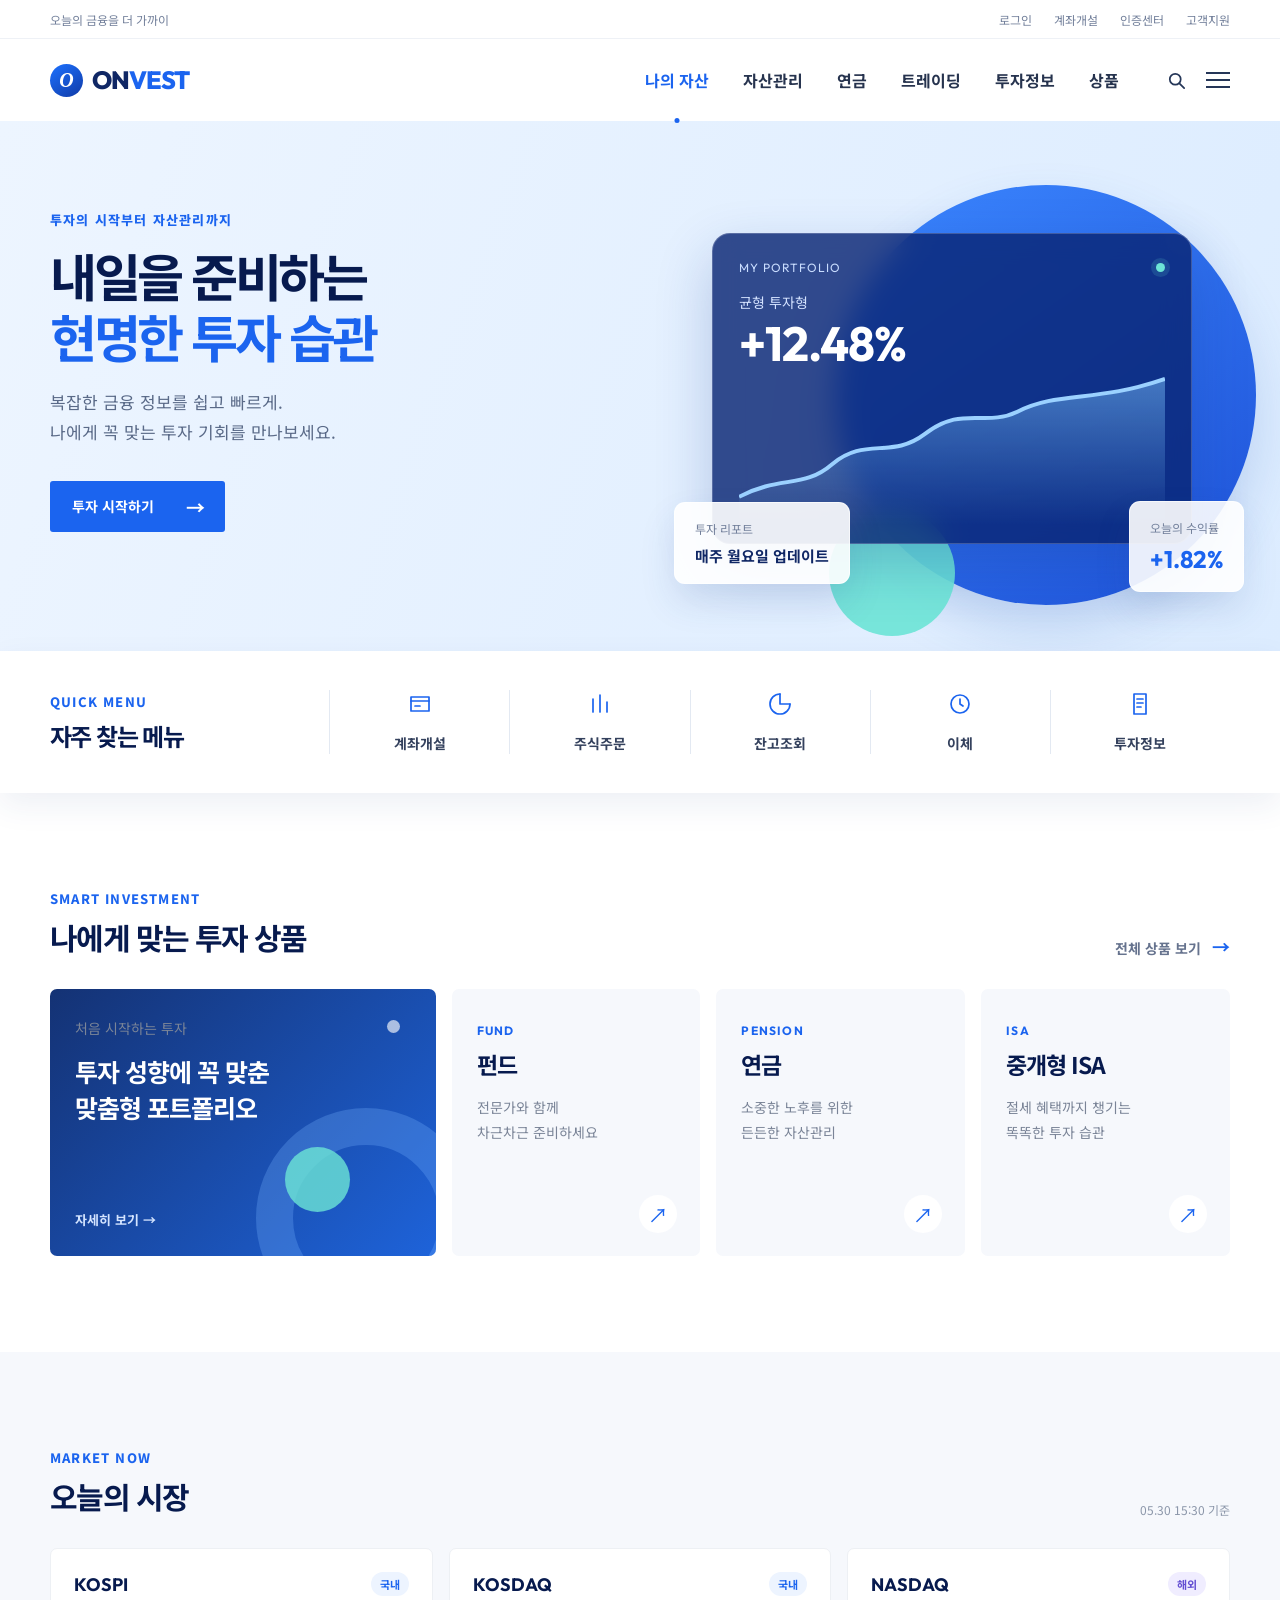
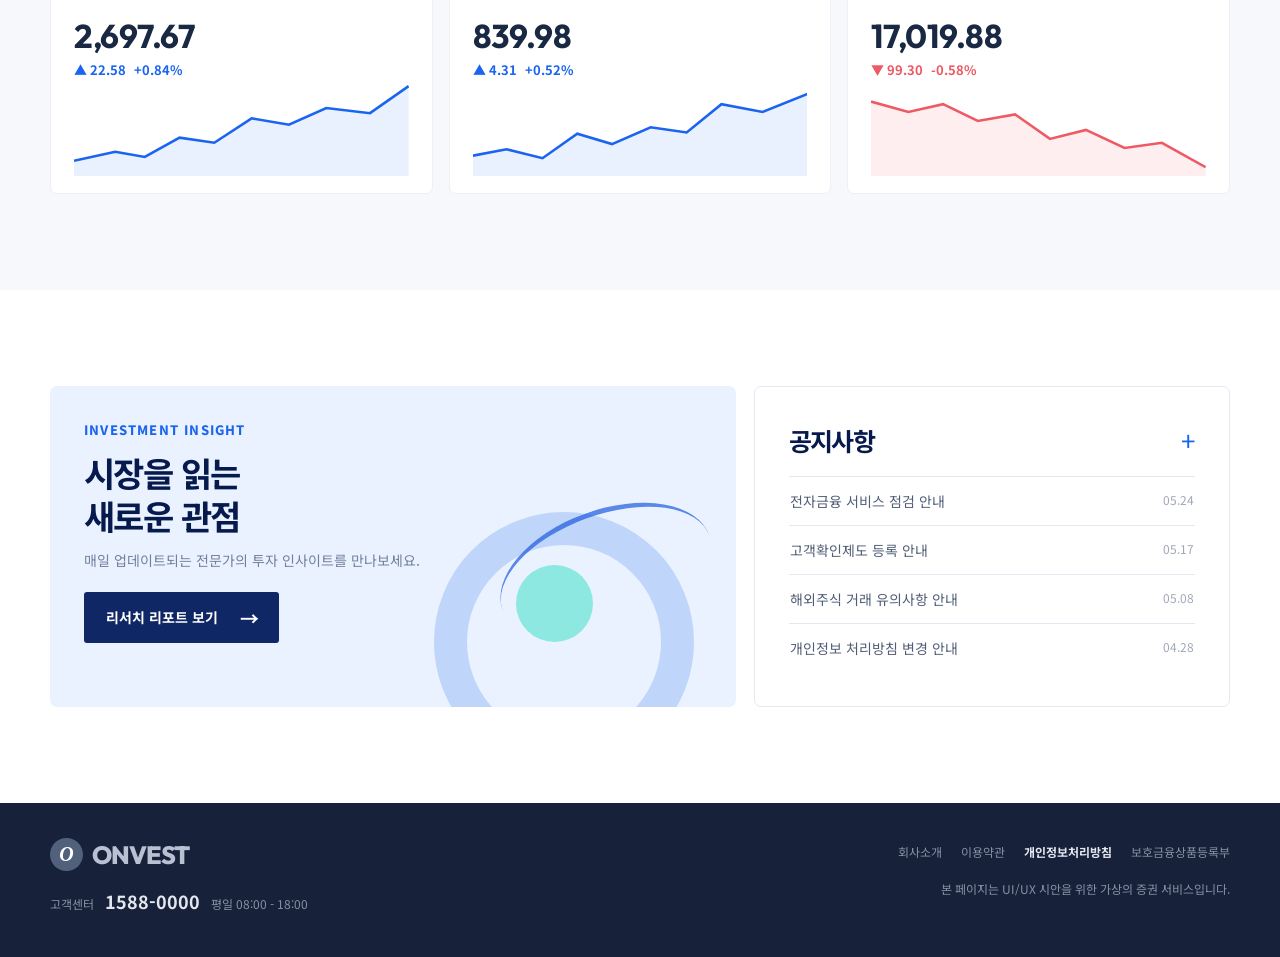
<file: w2/index.html>
<!--
  Created : 2026-07-25
  Author : 양현우
  Descript : ONVEST 메인
  WR : WR0101-DP1 (신규생성)
       WR0101-DP2 계좌개설 기능 구현
       WR0201-DP1 자산관리 화면 추가
-->
<!DOCTYPE html>
<html lang="ko">
  <head>
    <meta charset="UTF-8" />
    <meta name="viewport" content="width=device-width, initial-scale=1.0" />
    <title>ONVEST | 나를 위한 투자</title>
    <meta
      name="description"
      content="투자 현황, 시장 지표, 금융 상품을 한눈에 살펴보는 ONVEST 증권 메인 페이지"
    />
    <link rel="icon" type="image/svg+xml" href="favicon.svg" />
    <link rel="stylesheet" href="styles.css" />
    <script src="Logger.js" defer></script>
    <script src="script.js" defer></script>
  </head>
  <body>
    <header class="site-header">
      <div class="utility">
        <div class="shell utility-inner">
          <p>오늘의 금융을 더 가까이</p>
          <nav aria-label="유틸리티 메뉴">
            <a href="#">로그인</a>
            <a href="#">계좌개설</a>
            <a href="#">인증센터</a>
            <a href="#">고객지원</a>
          </nav>
        </div>
      </div>

      <div class="shell main-header">
        <a class="logo" href="#" aria-label="ONVEST 홈">
          <span class="logo-mark">O</span>
          <span class="logo-name">ON<span>VEST</span></span>
        </a>
        <nav class="gnb" aria-label="주요 메뉴">
          <a class="active" href="index.html">나의 자산</a>
          <a href="wealth-management.html">자산관리</a>
          <a href="retirement-assets.html">연금</a>
          <a href="#">트레이딩</a>
          <a href="#">투자정보</a>
          <a href="#">상품</a>
        </nav>
        <div class="header-actions">
          <button class="icon-button" type="button" aria-label="검색">
            <svg viewBox="0 0 24 24" aria-hidden="true">
              <circle cx="10.7" cy="10.7" r="5.7"></circle>
              <path d="m15 15 5 5"></path>
            </svg>
          </button>
          <button class="menu-button" type="button" aria-label="전체 메뉴">
            <span></span><span></span><span></span>
          </button>
        </div>
      </div>
    </header>

    <main>
      <section class="hero">
        <div class="shell hero-grid">
          <div class="hero-copy">
            <p class="eyebrow">투자의 시작부터 자산관리까지</p>
            <h1>
              내일을 준비하는<br />
              <strong>현명한 투자 습관</strong>
            </h1>
            <p class="hero-description">
              복잡한 금융 정보를 쉽고 빠르게.<br />
              나에게 꼭 맞는 투자 기회를 만나보세요.
            </p>
            <a class="primary-button" href="#">투자 시작하기 <span>→</span></a>
          </div>

          <div class="hero-visual" aria-hidden="true">
            <div class="orb orb-one"></div>
            <div class="orb orb-two"></div>
            <div class="chart-card">
              <div class="chart-card-top">
                <span>MY PORTFOLIO</span>
                <span class="chart-dot"></span>
              </div>
              <p>균형 투자형</p>
              <strong>+12.48%</strong>
              <svg class="line-chart" viewBox="0 0 430 150">
                <defs>
                  <linearGradient id="chart-fill" x1="0" x2="0" y1="0" y2="1">
                    <stop offset="0%" stop-color="#7ec5ff" stop-opacity=".48" />
                    <stop offset="100%" stop-color="#7ec5ff" stop-opacity="0" />
                  </linearGradient>
                </defs>
                <path
                  class="chart-fill"
                  d="M0 122 C42 100 65 114 94 89 C127 61 154 84 187 59 C225 29 248 52 281 36 C322 15 361 27 430 3 L430 150 L0 150 Z"
                />
                <path
                  class="chart-line"
                  d="M0 122 C42 100 65 114 94 89 C127 61 154 84 187 59 C225 29 248 52 281 36 C322 15 361 27 430 3"
                />
              </svg>
            </div>
            <div class="mini-card mini-card-left">
              <span>투자 리포트</span>
              <strong>매주 월요일 업데이트</strong>
            </div>
            <div class="mini-card mini-card-right">
              <span>오늘의 수익률</span>
              <strong>+1.82%</strong>
            </div>
          </div>
        </div>
      </section>

      <section class="quick-access">
        <div class="shell quick-grid">
          <div class="quick-intro">
            <p class="section-kicker">QUICK MENU</p>
            <h2>자주 찾는 메뉴</h2>
          </div>
          <a class="quick-item" href="javascript:createAcct()">
            <span class="quick-icon">
              <svg viewBox="0 0 28 28" aria-hidden="true">
                <path d="M5 7h18v14H5z"></path>
                <path d="M5 11h18M9 16h5"></path>
              </svg>
            </span>
            <span>계좌개설</span>
          </a>
          <a class="quick-item" href="#">
            <span class="quick-icon">
              <svg viewBox="0 0 28 28" aria-hidden="true">
                <path d="M7 22V9m7 13V5m7 17V12"></path>
              </svg>
            </span>
            <span>주식주문</span>
          </a>
          <a class="quick-item" href="#">
            <span class="quick-icon">
              <svg viewBox="0 0 28 28" aria-hidden="true">
                <path d="M14 4a10 10 0 1 0 10 10"></path>
                <path d="M14 4v10h10"></path>
              </svg>
            </span>
            <span>잔고조회</span>
          </a>
          <a class="quick-item" href="#">
            <span class="quick-icon">
              <svg viewBox="0 0 28 28" aria-hidden="true">
                <path d="M14 23a9 9 0 1 0 0-18 9 9 0 0 0 0 18Z"></path>
                <path d="M14 9v5l3 2"></path>
              </svg>
            </span>
            <span>이체</span>
          </a>
          <a class="quick-item" href="#">
            <span class="quick-icon">
              <svg viewBox="0 0 28 28" aria-hidden="true">
                <path d="M8 4h12v20H8z"></path>
                <path d="M11 9h6m-6 4h6m-6 4h4"></path>
              </svg>
            </span>
            <span>투자정보</span>
          </a>
        </div>
      </section>

      <section class="products section-space">
        <div class="shell">
          <div class="section-heading">
            <div>
              <p class="section-kicker">SMART INVESTMENT</p>
              <h2>나에게 맞는 투자 상품</h2>
            </div>
            <a class="text-link" href="#">전체 상품 보기 <span>→</span></a>
          </div>
          <div class="product-grid">
            <a class="product-card product-card-featured" href="#">
              <p>처음 시작하는 투자</p>
              <h3>투자 성향에 꼭 맞춘<br />맞춤형 포트폴리오</h3>
              <span class="card-link">자세히 보기 →</span>
              <div class="product-decoration" aria-hidden="true">
                <span></span><span></span><span></span>
              </div>
            </a>
            <a class="product-card" href="#">
              <span class="card-label">FUND</span>
              <h3>펀드</h3>
              <p>전문가와 함께<br />차근차근 준비하세요</p>
              <span class="circle-arrow">↗</span>
            </a>
            <a class="product-card" href="#">
              <span class="card-label">PENSION</span>
              <h3>연금</h3>
              <p>소중한 노후를 위한<br />든든한 자산관리</p>
              <span class="circle-arrow">↗</span>
            </a>
            <a class="product-card" href="#">
              <span class="card-label">ISA</span>
              <h3>중개형 ISA</h3>
              <p>절세 혜택까지 챙기는<br />똑똑한 투자 습관</p>
              <span class="circle-arrow">↗</span>
            </a>
          </div>
        </div>
      </section>

      <section class="market section-space">
        <div class="shell">
          <div class="section-heading">
            <div>
              <p class="section-kicker">MARKET NOW</p>
              <h2>오늘의 시장</h2>
            </div>
            <p class="update-time">05.30 15:30 기준</p>
          </div>
          <div class="market-grid">
            <article class="market-card">
              <div class="market-top">
                <h3>KOSPI</h3>
                <span class="badge up">국내</span>
              </div>
              <strong>2,697.67</strong>
              <p class="up">▲ 22.58 <span>+0.84%</span></p>
              <svg viewBox="0 0 260 74" aria-hidden="true">
                <path class="spark-area blue" d="M0 62 32 55 55 59 82 44 109 48 138 29 167 34 196 21 230 25 260 4V74H0Z"></path>
                <path class="spark-line blue" d="M0 62 32 55 55 59 82 44 109 48 138 29 167 34 196 21 230 25 260 4"></path>
              </svg>
            </article>
            <article class="market-card">
              <div class="market-top">
                <h3>KOSDAQ</h3>
                <span class="badge up">국내</span>
              </div>
              <strong>839.98</strong>
              <p class="up">▲ 4.31 <span>+0.52%</span></p>
              <svg viewBox="0 0 260 74" aria-hidden="true">
                <path class="spark-area blue" d="M0 58 26 53 54 60 81 41 108 49 138 36 166 40 193 18 225 24 260 10V74H0Z"></path>
                <path class="spark-line blue" d="M0 58 26 53 54 60 81 41 108 49 138 36 166 40 193 18 225 24 260 10"></path>
              </svg>
            </article>
            <article class="market-card">
              <div class="market-top">
                <h3>NASDAQ</h3>
                <span class="badge overseas">해외</span>
              </div>
              <strong>17,019.88</strong>
              <p class="down">▼ 99.30 <span>-0.58%</span></p>
              <svg viewBox="0 0 260 74" aria-hidden="true">
                <path class="spark-area red" d="M0 16 29 24 56 18 83 31 112 26 139 45 167 38 197 52 226 48 260 67V74H0Z"></path>
                <path class="spark-line red" d="M0 16 29 24 56 18 83 31 112 26 139 45 167 38 197 52 226 48 260 67"></path>
              </svg>
            </article>
          </div>
        </div>
      </section>

      <section class="insight section-space">
        <div class="shell insight-grid">
          <div class="insight-card insight-main">
            <p class="section-kicker">INVESTMENT INSIGHT</p>
            <h2>시장을 읽는<br />새로운 관점</h2>
            <p>매일 업데이트되는 전문가의 투자 인사이트를 만나보세요.</p>
            <a class="primary-button dark" href="#">리서치 리포트 보기 <span>→</span></a>
            <div class="insight-graphic" aria-hidden="true">
              <span class="ring"></span>
              <span class="ring ring-small"></span>
              <span class="insight-line"></span>
            </div>
          </div>
          <div class="notice-card">
            <div class="section-heading compact">
              <h2>공지사항</h2>
              <a href="#" aria-label="공지사항 더보기">+</a>
            </div>
            <ul>
              <li><a href="#"><span>전자금융 서비스 점검 안내</span><time>05.24</time></a></li>
              <li><a href="#"><span>고객확인제도 등록 안내</span><time>05.17</time></a></li>
              <li><a href="#"><span>해외주식 거래 유의사항 안내</span><time>05.08</time></a></li>
              <li><a href="#"><span>개인정보 처리방침 변경 안내</span><time>04.28</time></a></li>
            </ul>
          </div>
        </div>
      </section>
    </main>

    <footer>
      <div class="shell footer-inner">
        <div>
          <a class="logo footer-logo" href="#" aria-label="ONVEST 홈">
            <span class="logo-mark">O</span>
            <span class="logo-name">ON<span>VEST</span></span>
          </a>
          <p>고객센터 <strong>1588-0000</strong> <span>평일 08:00 - 18:00</span></p>
        </div>
        <div class="footer-right">
          <nav aria-label="푸터 메뉴">
            <a href="#">회사소개</a>
            <a href="#">이용약관</a>
            <a href="#"><strong>개인정보처리방침</strong></a>
            <a href="#">보호금융상품등록부</a>
          </nav>
          <p>본 페이지는 UI/UX 시안을 위한 가상의 증권 서비스입니다.</p>
        </div>
      </div>
    </footer>
  </body>
</html>
</file>
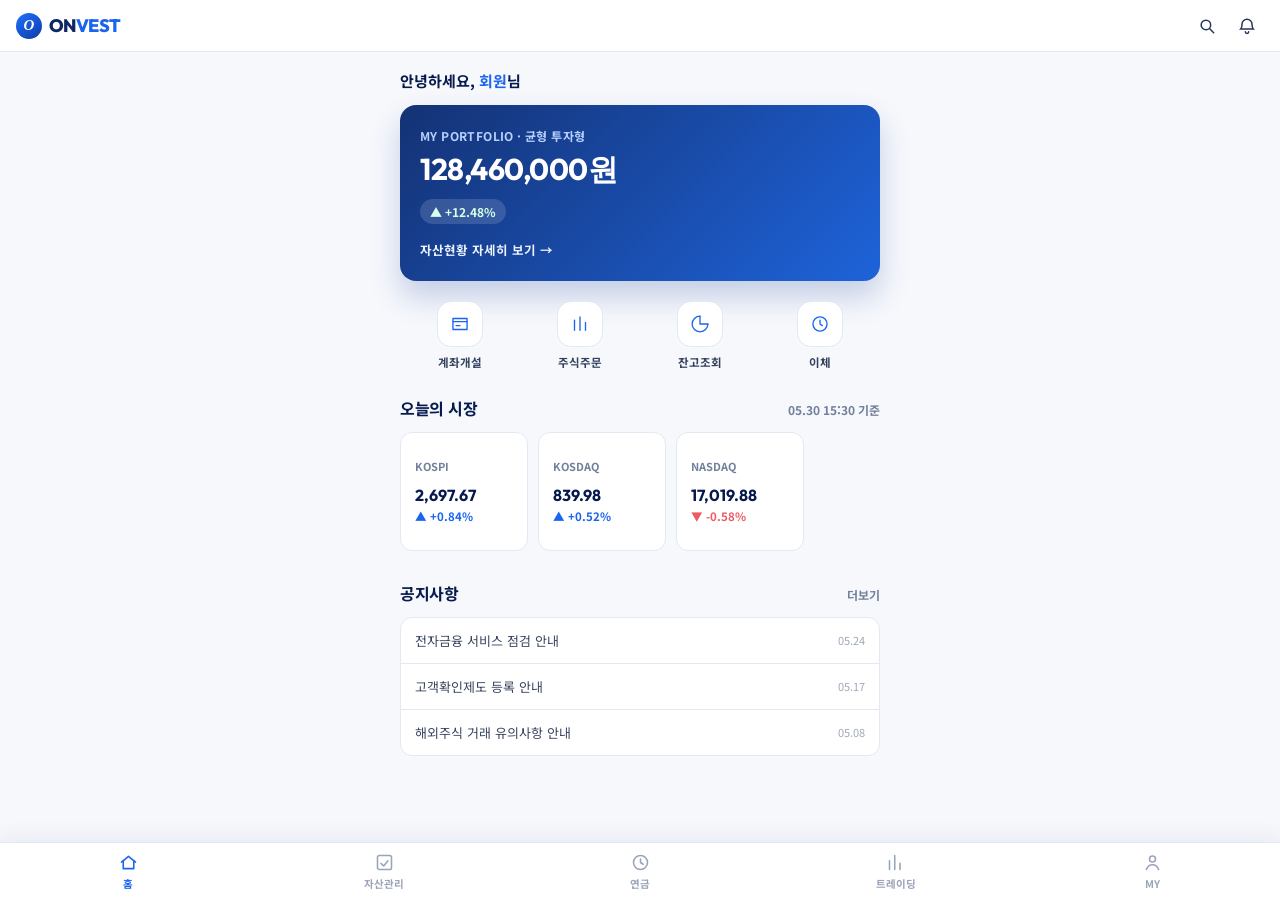
<file: w2m/index.html>
<!--
  Created : 2026-08-08
  Author : 강민형
  Descript : ONVEST 모바일 메인 (나의 자산)
  WR : WR0401-DP1 (신규생성)

-->
<!DOCTYPE html>
<html lang="ko">
  <head>
    <meta charset="UTF-8" />
    <meta name="viewport" content="width=device-width, initial-scale=1.0, viewport-fit=cover" />
    <title>ONVEST | 나를 위한 투자</title>
    <meta name="description" content="ONVEST 모바일 - 나의 자산, 투자 현황, 시장 지표를 한눈에" />
    <link rel="icon" type="image/svg+xml" href="favicon.svg" />
    <link rel="stylesheet" href="styles.css" />
    <script src="Logger.js" defer></script>
    <script src="script.js" defer></script>
  </head>
  <body>
    <header class="app-topbar">
      <a class="logo" href="index.html" aria-label="ONVEST 홈">
        <span class="logo-mark">O</span>
        <span class="logo-name">ON<span>VEST</span></span>
      </a>
      <div class="topbar-actions">
        <button class="icon-button" type="button" aria-label="검색">
          <svg viewBox="0 0 24 24" aria-hidden="true">
            <circle cx="10.7" cy="10.7" r="5.7"></circle>
            <path d="m15 15 5 5"></path>
          </svg>
        </button>
        <button class="icon-button" type="button" aria-label="알림">
          <svg viewBox="0 0 24 24" aria-hidden="true">
            <path d="M6 10a6 6 0 1 1 12 0c0 4 1.5 5.5 1.5 5.5H4.5S6 14 6 10Z"></path>
            <path d="M10 19a2 2 0 0 0 4 0"></path>
          </svg>
        </button>
      </div>
    </header>

    <main>
      <div class="shell">
        <p class="greeting">안녕하세요, <strong>회원</strong>님</p>

        <div class="balance-card">
          <p class="label">MY PORTFOLIO · 균형 투자형</p>
          <strong>128,460,000원</strong>
          <span class="rate">▲ +12.48%</span>
          <a class="card-link" href="wealth-management.html">자산현황 자세히 보기 →</a>
        </div>

        <div class="quick-grid">
          <a class="quick-item" href="javascript:createAcct()">
            <span class="quick-icon">
              <svg viewBox="0 0 28 28" aria-hidden="true">
                <path d="M5 7h18v14H5z"></path>
                <path d="M5 11h18M9 16h5"></path>
              </svg>
            </span>
            계좌개설
          </a>
          <a class="quick-item" href="#">
            <span class="quick-icon">
              <svg viewBox="0 0 28 28" aria-hidden="true">
                <path d="M7 22V9m7 13V5m7 17V12"></path>
              </svg>
            </span>
            주식주문
          </a>
          <a class="quick-item" href="#">
            <span class="quick-icon">
              <svg viewBox="0 0 28 28" aria-hidden="true">
                <path d="M14 4a10 10 0 1 0 10 10"></path>
                <path d="M14 4v10h10"></path>
              </svg>
            </span>
            잔고조회
          </a>
          <a class="quick-item" href="#">
            <span class="quick-icon">
              <svg viewBox="0 0 28 28" aria-hidden="true">
                <path d="M14 23a9 9 0 1 0 0-18 9 9 0 0 0 0 18Z"></path>
                <path d="M14 9v5l3 2"></path>
              </svg>
            </span>
            이체
          </a>
        </div>

        <section class="section">
          <div class="section-head">
            <h2>오늘의 시장</h2>
            <span class="more">05.30 15:30 기준</span>
          </div>
          <div class="market-scroll">
            <div class="market-chip">
              <p class="name">KOSPI</p>
              <strong>2,697.67</strong>
              <p class="change up">▲ +0.84%</p>
            </div>
            <div class="market-chip">
              <p class="name">KOSDAQ</p>
              <strong>839.98</strong>
              <p class="change up">▲ +0.52%</p>
            </div>
            <div class="market-chip">
              <p class="name">NASDAQ</p>
              <strong>17,019.88</strong>
              <p class="change down">▼ -0.58%</p>
            </div>
          </div>
        </section>

        <section class="section">
          <div class="section-head">
            <h2>공지사항</h2>
            <a class="more" href="#">더보기</a>
          </div>
          <ul class="notice-list">
            <li><a href="#"><span>전자금융 서비스 점검 안내</span><time>05.24</time></a></li>
            <li><a href="#"><span>고객확인제도 등록 안내</span><time>05.17</time></a></li>
            <li><a href="#"><span>해외주식 거래 유의사항 안내</span><time>05.08</time></a></li>
          </ul>
        </section>
      </div>
    </main>

    <nav class="bottom-nav" aria-label="하단 메뉴">
      <a class="active" href="index.html">
        <svg viewBox="0 0 24 24"><path d="M4 11.5 12 5l8 6.5"></path><path d="M6 10v9h12v-9"></path></svg>
        홈
      </a>
      <a href="wealth-management.html">
        <svg viewBox="0 0 24 24"><rect x="4" y="4" width="16" height="16" rx="2"></rect><path d="M8 13l3 3 5-6"></path></svg>
        자산관리
      </a>
      <a href="retirement-assets.html">
        <svg viewBox="0 0 24 24"><circle cx="12" cy="12" r="8"></circle><path d="M12 8v4l3 2"></path></svg>
        연금
      </a>
      <a href="#">
        <svg viewBox="0 0 24 24"><path d="M4 20V10m6 10V4m6 16v-7"></path></svg>
        트레이딩
      </a>
      <a href="#">
        <svg viewBox="0 0 24 24"><circle cx="12" cy="8" r="3.4"></circle><path d="M5 20c1.5-4 4-5.5 7-5.5s5.5 1.5 7 5.5"></path></svg>
        MY
      </a>
    </nav>
  </body>
</html>
</file>
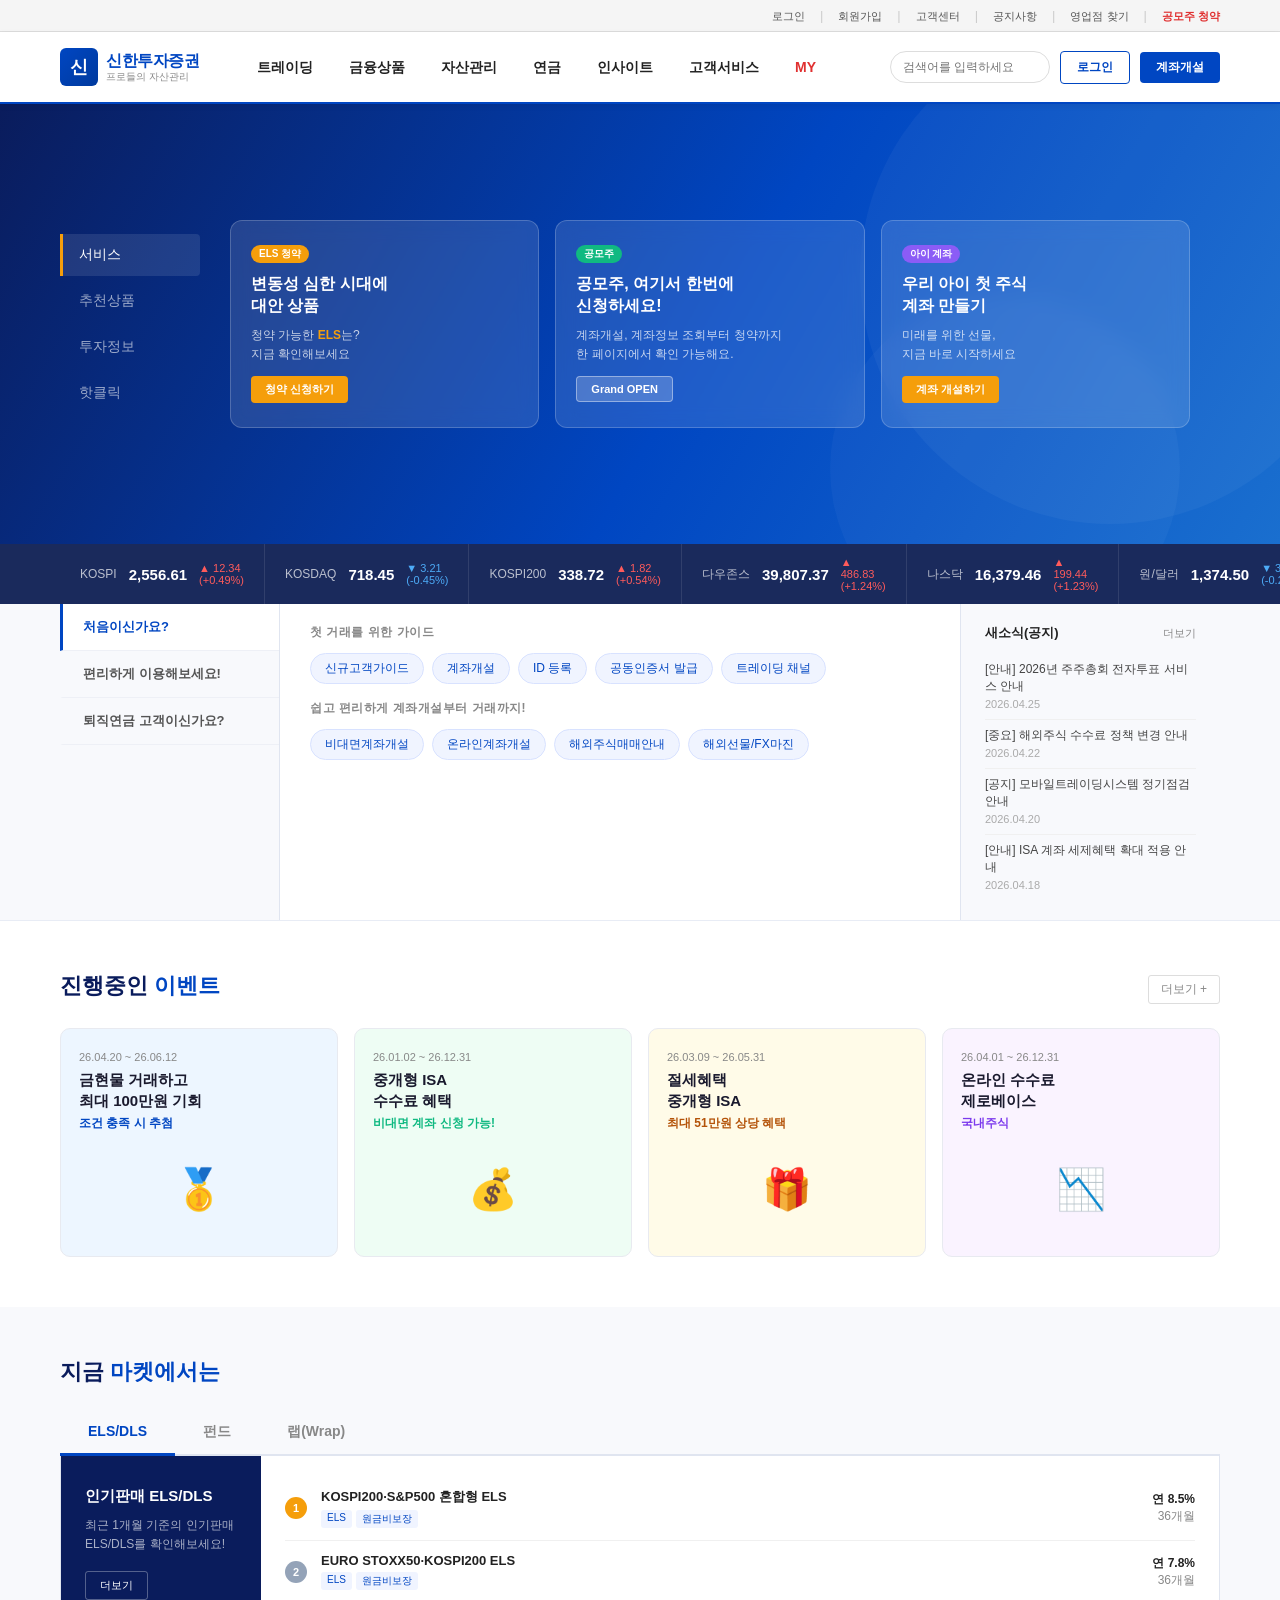
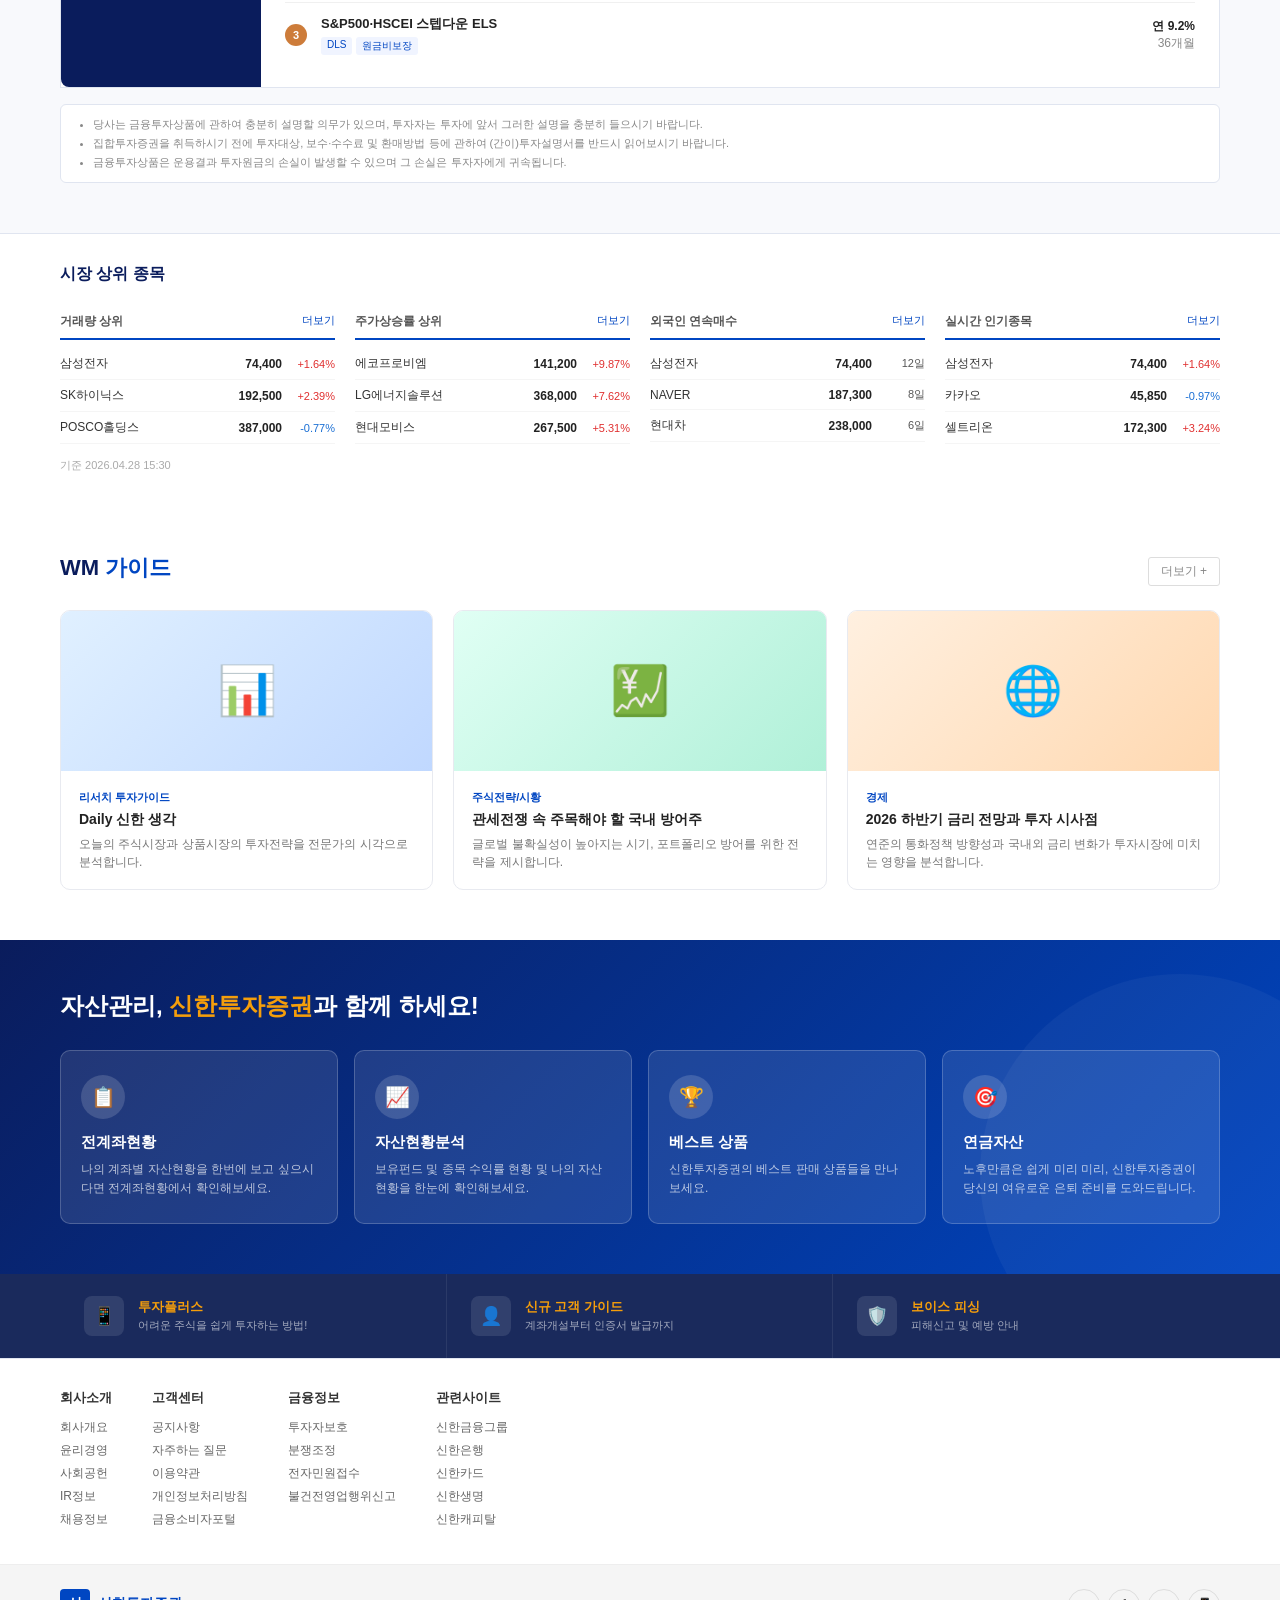
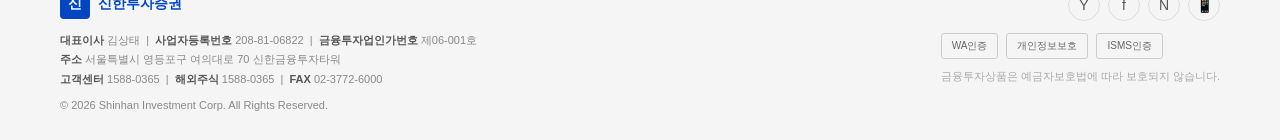
<file: shinhan_test.html>
<!--
  화면명 : 증권 메인 페이지
  작성자 : H.YANG
  작성일자: 2026-07-19
  WR     : WR001-DP1 (신규작성)
             WR001-DP2 로그인 기능 구현
-->
<!DOCTYPE html>
<html lang="ko">
<head>
<meta charset="UTF-8">
<meta name="viewport" content="width=device-width, initial-scale=1.0">
<title>신한투자증권</title>
<style>
*{margin:0;padding:0;box-sizing:border-box;}
body{font-family:'맑은 고딕','Malgun Gothic','Apple SD Gothic Neo',sans-serif;font-size:13px;color:#333;background:#fff;}
a{text-decoration:none;color:inherit;}
ul,ol{list-style:none;}

/* 상단 유틸리티 바 */
.util-bar{background:#f5f5f5;border-bottom:1px solid #ddd;height:32px;line-height:32px;}
.util-bar .inner{max-width:1200px;margin:0 auto;padding:0 20px;display:flex;justify-content:flex-end;align-items:center;gap:15px;}
.util-bar a{font-size:11px;color:#555;}
.util-bar a:hover{color:#0046c2;}
.util-bar .divider{color:#ccc;}

/* 헤더 */
.header{background:#fff;border-bottom:2px solid #0046c2;position:sticky;top:0;z-index:100;box-shadow:0 2px 6px rgba(0,0,0,0.08);}
.header-inner{max-width:1200px;margin:0 auto;padding:0 20px;display:flex;align-items:center;height:70px;gap:30px;}
.logo{display:flex;align-items:center;gap:8px;margin-right:10px;}
.logo-mark{width:38px;height:38px;background:linear-gradient(135deg,#0046c2,#003a9e);border-radius:6px;display:flex;align-items:center;justify-content:center;}
.logo-mark span{color:#fff;font-size:18px;font-weight:900;}
.logo-text{font-size:16px;font-weight:700;color:#0046c2;letter-spacing:-0.5px;white-space:nowrap;}
.logo-sub{font-size:10px;color:#888;display:block;margin-top:-2px;}

/* GNB */
.gnb{flex:1;}
.gnb>ul{display:flex;gap:0;}
.gnb>ul>li{position:relative;}
.gnb>ul>li>a{display:block;padding:0 18px;height:70px;line-height:70px;font-size:14px;font-weight:600;color:#222;transition:color .2s;}
.gnb>ul>li:hover>a,.gnb>ul>li.active>a{color:#0046c2;}
.gnb>ul>li>a::after{content:'';display:block;position:absolute;bottom:0;left:0;right:0;height:3px;background:#0046c2;transform:scaleX(0);transition:transform .2s;}
.gnb>ul>li:hover>a::after{transform:scaleX(1);}

/* 헤더 우측 */
.header-right{display:flex;align-items:center;gap:10px;white-space:nowrap;}
.btn-login{padding:7px 16px;border:1.5px solid #0046c2;border-radius:4px;color:#0046c2;font-size:12px;font-weight:600;}
.btn-login:hover{background:#0046c2;color:#fff;}
.btn-signup{padding:7px 16px;background:#0046c2;border-radius:4px;color:#fff;font-size:12px;font-weight:600;}
.btn-signup:hover{background:#003a9e;}
.header-search{width:160px;height:32px;border:1px solid #ddd;border-radius:16px;padding:0 12px;font-size:12px;outline:none;}
.header-search:focus{border-color:#0046c2;}

/* 히어로 섹션 */
.hero{background:linear-gradient(120deg,#0a1c5c 0%,#0046c2 55%,#1a6fcf 100%);min-height:440px;position:relative;overflow:hidden;}
.hero::before{content:'';position:absolute;right:-80px;top:-80px;width:500px;height:500px;background:rgba(255,255,255,0.04);border-radius:50%;}
.hero::after{content:'';position:absolute;right:100px;bottom:-100px;width:350px;height:350px;background:rgba(255,255,255,0.03);border-radius:50%;}
.hero-inner{max-width:1200px;margin:0 auto;padding:0 20px;display:flex;height:440px;align-items:stretch;}
.hero-tabs{width:140px;display:flex;flex-direction:column;justify-content:center;padding:40px 0;gap:4px;z-index:1;}
.hero-tabs a{display:block;padding:12px 16px;color:rgba(255,255,255,0.6);font-size:14px;font-weight:500;border-left:3px solid transparent;transition:all .2s;border-radius:0 4px 4px 0;}
.hero-tabs a:hover,.hero-tabs a.active{color:#fff;border-left-color:#f59e0b;background:rgba(255,255,255,0.1);}
.hero-content{flex:1;display:flex;align-items:center;padding:40px 30px;z-index:1;}
.hero-cards{display:grid;grid-template-columns:1fr 1fr 1fr;gap:16px;width:100%;}
.hero-card{background:rgba(255,255,255,0.12);border:1px solid rgba(255,255,255,0.2);border-radius:12px;padding:24px 20px;backdrop-filter:blur(10px);transition:transform .2s,background .2s;}
.hero-card:hover{transform:translateY(-3px);background:rgba(255,255,255,0.18);}
.hero-card .tag{display:inline-block;background:#f59e0b;color:#fff;font-size:10px;font-weight:700;padding:2px 8px;border-radius:10px;margin-bottom:10px;}
.hero-card .tag.green{background:#10b981;}
.hero-card .tag.purple{background:#8b5cf6;}
.hero-card h3{font-size:16px;font-weight:700;color:#fff;line-height:1.4;margin-bottom:8px;}
.hero-card p{font-size:12px;color:rgba(255,255,255,0.75);line-height:1.6;}
.hero-card .card-btn{display:inline-block;margin-top:12px;padding:6px 14px;background:#f59e0b;color:#fff;border-radius:4px;font-size:11px;font-weight:600;}
.hero-card .card-btn.blue{background:rgba(255,255,255,0.2);border:1px solid rgba(255,255,255,0.4);}

/* 지수 바 */
.index-bar{background:#1a2a5c;padding:0;overflow:hidden;}
.index-inner{max-width:1200px;margin:0 auto;padding:0 20px;display:flex;gap:0;}
.index-item{flex:1;padding:12px 20px;display:flex;align-items:center;gap:12px;border-right:1px solid rgba(255,255,255,0.1);cursor:pointer;}
.index-item:hover{background:rgba(255,255,255,0.05);}
.index-item .name{font-size:12px;color:rgba(255,255,255,0.7);white-space:nowrap;}
.index-item .value{font-size:15px;font-weight:700;color:#fff;}
.index-item .change{font-size:11px;}
.index-item .up{color:#ff5b5b;}
.index-item .down{color:#4dabf7;}

/* 빠른메뉴 + 공지 */
.quick-wrap{background:#f8f9fc;border-bottom:1px solid #e8ecf5;}
.quick-inner{max-width:1200px;margin:0 auto;padding:0 20px;display:flex;gap:0;}
.quick-tabs{display:flex;flex-direction:column;width:220px;border-right:1px solid #e0e5f0;}
.quick-tab{padding:14px 20px;font-size:13px;font-weight:600;color:#555;cursor:pointer;border-bottom:1px solid #eef0f6;transition:all .2s;border-left:3px solid transparent;}
.quick-tab.active,.quick-tab:hover{color:#0046c2;background:#fff;border-left-color:#0046c2;}
.quick-content{flex:1;padding:20px 30px;background:#fff;}
.quick-content h3{font-size:12px;color:#888;font-weight:600;margin-bottom:12px;text-transform:uppercase;letter-spacing:.5px;}
.quick-links{display:flex;flex-wrap:wrap;gap:8px;margin-bottom:16px;}
.quick-links a{display:inline-block;padding:6px 14px;background:#f0f4ff;border:1px solid #d8e2ff;border-radius:20px;font-size:12px;color:#0046c2;font-weight:500;}
.quick-links a:hover{background:#0046c2;color:#fff;}
.notice-wrap{width:260px;border-left:1px solid #e0e5f0;padding:20px 24px;}
.notice-wrap h3{font-size:13px;font-weight:700;color:#222;margin-bottom:12px;display:flex;justify-content:space-between;align-items:center;}
.notice-wrap h3 a{font-size:11px;color:#888;font-weight:400;}
.notice-list li{padding:7px 0;border-bottom:1px solid #f0f0f0;font-size:12px;color:#444;line-height:1.4;}
.notice-list li:last-child{border-bottom:none;}
.notice-list li a:hover{color:#0046c2;}
.notice-list .date{font-size:11px;color:#aaa;display:block;margin-top:2px;}

/* 이벤트 섹션 */
.section{padding:50px 0;}
.section-inner{max-width:1200px;margin:0 auto;padding:0 20px;}
.section-header{display:flex;justify-content:space-between;align-items:baseline;margin-bottom:24px;}
.section-title{font-size:22px;font-weight:700;color:#0a1c5c;}
.section-title span{color:#0046c2;}
.section-more{font-size:12px;color:#888;border:1px solid #ddd;padding:5px 12px;border-radius:3px;}
.section-more:hover{border-color:#0046c2;color:#0046c2;}
.event-grid{display:grid;grid-template-columns:repeat(4,1fr);gap:16px;}
.event-card{border-radius:10px;overflow:hidden;border:1px solid #e8eaf0;transition:box-shadow .2s,transform .2s;cursor:pointer;}
.event-card:hover{box-shadow:0 6px 20px rgba(0,70,194,0.12);transform:translateY(-2px);}
.event-card-body{padding:22px 18px;}
.event-card.blue-bg{background:#edf6ff;}
.event-card.green-bg{background:#eefdf4;}
.event-card.yellow-bg{background:#fffbe8;}
.event-card.purple-bg{background:#faf3ff;}
.event-card .ev-period{font-size:11px;color:#888;margin-bottom:6px;}
.event-card .ev-title{font-size:15px;font-weight:700;color:#1a1a2e;line-height:1.4;margin-bottom:4px;}
.event-card .ev-sub{font-size:12px;font-weight:600;margin-bottom:12px;}
.event-card.blue-bg .ev-sub{color:#0046c2;}
.event-card.green-bg .ev-sub{color:#10b981;}
.event-card.yellow-bg .ev-sub{color:#b45309;}
.event-card.purple-bg .ev-sub{color:#7c3aed;}
.event-card .ev-img{width:90px;height:90px;margin:0 auto;display:flex;align-items:center;justify-content:center;font-size:40px;}

/* 지금마켓에서는 */
.market-section{background:#f8f9fc;padding:50px 0;}
.market-tabs{display:flex;gap:0;border-bottom:2px solid #e0e5f0;margin-bottom:0;}
.market-tab{padding:12px 28px;font-size:14px;font-weight:600;color:#888;cursor:pointer;border-bottom:3px solid transparent;margin-bottom:-2px;transition:all .2s;}
.market-tab.active,.market-tab:hover{color:#0046c2;border-bottom-color:#0046c2;}
.market-content{background:#fff;border:1px solid #e0e5f0;border-top:none;display:flex;gap:0;}
.market-desc{width:200px;padding:28px 24px;background:#0a1c5c;border-radius:0 0 0 8px;}
.market-desc .tit{font-size:15px;font-weight:700;color:#fff;margin-bottom:8px;}
.market-desc p{font-size:12px;color:rgba(255,255,255,0.65);line-height:1.6;margin-bottom:16px;}
.market-desc .more-btn{display:inline-block;padding:6px 14px;border:1px solid rgba(255,255,255,0.3);color:#fff;font-size:11px;border-radius:3px;}
.market-list{flex:1;padding:20px 24px;}
.market-rank-item{display:flex;align-items:center;padding:12px 0;border-bottom:1px solid #f0f0f0;gap:14px;}
.market-rank-item:last-child{border-bottom:none;}
.rank-num{width:22px;height:22px;background:#0046c2;color:#fff;font-size:11px;font-weight:700;border-radius:50%;display:flex;align-items:center;justify-content:center;flex-shrink:0;}
.rank-num.gold{background:#f59e0b;}
.rank-num.silver{background:#94a3b8;}
.rank-num.bronze{background:#cd7c3a;}
.rank-name{flex:1;font-size:13px;font-weight:600;color:#222;}
.rank-info{text-align:right;font-size:12px;color:#888;}
.rank-info strong{color:#222;display:block;}
.rank-type{display:flex;gap:4px;margin-top:4px;}
.rank-type span{font-size:10px;padding:2px 6px;background:#f0f4ff;color:#0046c2;border-radius:3px;}

/* 시장 상위 종목 */
.market-stocks{background:#fff;border-top:1px solid #e0e5f0;margin-top:0;}
.stocks-inner{max-width:1200px;margin:0 auto;padding:30px 20px;}
.stocks-title{font-size:16px;font-weight:700;color:#0a1c5c;margin-bottom:20px;}
.stocks-grid{display:grid;grid-template-columns:repeat(4,1fr);gap:20px;}
.stock-group h4{font-size:12px;font-weight:700;color:#555;padding:8px 0;border-bottom:2px solid #0046c2;margin-bottom:8px;display:flex;justify-content:space-between;}
.stock-group h4 a{color:#0046c2;font-weight:400;font-size:11px;}
.stock-item{display:flex;align-items:center;padding:7px 0;border-bottom:1px solid #f5f5f5;gap:8px;}
.stock-item .s-name{flex:1;font-size:12px;color:#333;font-weight:500;}
.stock-item .s-price{font-size:12px;font-weight:600;color:#222;}
.stock-item .s-change{font-size:11px;min-width:45px;text-align:right;}
.s-change.up{color:#e03030;}
.s-change.down{color:#1a6fd4;}

/* 자산관리 섹션 */
.asset-section{padding:50px 0;background:linear-gradient(135deg,#0a1c5c 0%,#0046c2 100%);position:relative;overflow:hidden;}
.asset-section::after{content:'';position:absolute;right:-100px;bottom:-100px;width:400px;height:400px;background:rgba(255,255,255,0.04);border-radius:50%;}
.asset-title{font-size:24px;font-weight:700;color:#fff;margin-bottom:28px;}
.asset-title span{color:#f59e0b;}
.asset-grid{display:grid;grid-template-columns:repeat(4,1fr);gap:16px;position:relative;z-index:1;}
.asset-card{background:rgba(255,255,255,0.1);border:1px solid rgba(255,255,255,0.2);border-radius:10px;padding:24px 20px;cursor:pointer;transition:all .2s;}
.asset-card:hover{background:rgba(255,255,255,0.18);transform:translateY(-3px);}
.asset-card .icon{width:44px;height:44px;background:rgba(255,255,255,0.15);border-radius:50%;display:flex;align-items:center;justify-content:center;font-size:20px;margin-bottom:14px;}
.asset-card h3{font-size:15px;font-weight:700;color:#fff;margin-bottom:8px;}
.asset-card p{font-size:12px;color:rgba(255,255,255,0.7);line-height:1.6;}

/* 하단 배너 */
.btm-banners{background:#1a2a5c;padding:0;}
.btm-banners-inner{max-width:1200px;margin:0 auto;padding:0 20px;display:grid;grid-template-columns:repeat(3,1fr);}
.btm-banner{padding:22px 24px;border-right:1px solid rgba(255,255,255,0.08);display:flex;align-items:center;gap:14px;cursor:pointer;transition:background .2s;}
.btm-banner:hover{background:rgba(255,255,255,0.05);}
.btm-banner:last-child{border-right:none;}
.btm-banner .icon{width:40px;height:40px;background:rgba(255,255,255,0.1);border-radius:8px;display:flex;align-items:center;justify-content:center;font-size:18px;flex-shrink:0;}
.btm-banner strong{display:block;font-size:13px;font-weight:700;color:#f59e0b;margin-bottom:2px;}
.btm-banner p{font-size:11px;color:rgba(255,255,255,0.6);}

/* 푸터 */
.footer{background:#fff;border-top:1px solid #e0e5f0;}
.footer-top{padding:30px 0;border-bottom:1px solid #eee;}
.footer-top-inner{max-width:1200px;margin:0 auto;padding:0 20px;display:flex;gap:40px;}
.footer-menu-group h4{font-size:13px;font-weight:700;color:#333;margin-bottom:12px;}
.footer-menu-group ul li{margin-bottom:6px;}
.footer-menu-group ul li a{font-size:12px;color:#666;}
.footer-menu-group ul li a:hover{color:#0046c2;}
.footer-bottom{background:#f5f5f5;padding:24px 0;}
.footer-bottom-inner{max-width:1200px;margin:0 auto;padding:0 20px;display:flex;justify-content:space-between;align-items:flex-start;}
.footer-logo{display:flex;align-items:center;gap:8px;margin-bottom:12px;}
.footer-logo-mark{width:30px;height:30px;background:#0046c2;border-radius:4px;display:flex;align-items:center;justify-content:center;}
.footer-logo-mark span{color:#fff;font-size:14px;font-weight:900;}
.footer-logo-text{font-size:14px;font-weight:700;color:#0046c2;}
.footer-info p{font-size:11px;color:#888;line-height:1.8;}
.footer-info p strong{color:#555;}
.footer-right{text-align:right;}
.footer-sns{display:flex;gap:8px;margin-bottom:12px;justify-content:flex-end;}
.sns-btn{width:32px;height:32px;border-radius:50%;display:flex;align-items:center;justify-content:center;font-size:14px;border:1px solid #ddd;color:#555;}
.sns-btn:hover{background:#0046c2;color:#fff;border-color:#0046c2;}
.footer-cert{display:flex;gap:8px;}
.cert-badge{padding:5px 10px;border:1px solid #ccc;border-radius:3px;font-size:10px;color:#666;}
.footer-copy{font-size:11px;color:#aaa;margin-top:10px;}

/* WM 가이드 섹션 */
.wm-section{padding:50px 0;background:#fff;}
.wm-grid{display:grid;grid-template-columns:repeat(3,1fr);gap:20px;}
.wm-card{border:1px solid #e8eaf0;border-radius:10px;overflow:hidden;transition:box-shadow .2s;}
.wm-card:hover{box-shadow:0 6px 20px rgba(0,0,0,0.1);}
.wm-card-img{height:160px;display:flex;align-items:center;justify-content:center;font-size:48px;}
.wm-card-img.bg1{background:linear-gradient(135deg,#e0f0ff,#c0d8ff);}
.wm-card-img.bg2{background:linear-gradient(135deg,#e0fff4,#b0f0d8);}
.wm-card-img.bg3{background:linear-gradient(135deg,#fff0e0,#ffd8b0);}
.wm-card-body{padding:18px;}
.wm-card-body .cat{font-size:11px;color:#0046c2;font-weight:600;margin-bottom:4px;}
.wm-card-body h3{font-size:14px;font-weight:700;color:#222;margin-bottom:6px;line-height:1.4;}
.wm-card-body p{font-size:12px;color:#777;line-height:1.5;}

/* 구분선 */
.divider-line{height:1px;background:#eee;margin:0;}

/* 접근성 */
.skip-nav{position:absolute;top:-9999px;}
</style>
</head>
<body>

<a href="#container" class="skip-nav">본문 바로가기</a>

<!-- 상단 유틸리티 -->
<div class="util-bar">
  <div class="inner">
    <a href="#">로그인</a>
    <span class="divider">|</span>
    <a href="#">회원가입</a>
    <span class="divider">|</span>
    <a href="#">고객센터</a>
    <span class="divider">|</span>
    <a href="#">공지사항</a>
    <span class="divider">|</span>
    <a href="#">영업점 찾기</a>
    <span class="divider">|</span>
    <a href="#" style="color:#e03030;font-weight:600;">공모주 청약</a>
  </div>
</div>

<!-- 헤더 -->
<header class="header">
  <div class="header-inner">
    <div class="logo">
      <div class="logo-mark"><span>신</span></div>
      <div>
        <span class="logo-text">신한투자증권</span>
        <span class="logo-sub">프로들의 자산관리</span>
      </div>
    </div>
    <nav class="gnb">
      <ul>
        <li><a href="#">트레이딩</a></li>
        <li><a href="#">금융상품</a></li>
        <li><a href="#">자산관리</a></li>
        <li><a href="#">연금</a></li>
        <li><a href="#">인사이트</a></li>
        <li><a href="#">고객서비스</a></li>
        <li><a href="#" style="color:#e03030;">MY</a></li>
      </ul>
    </nav>
    <div class="header-right">
      <input type="text" class="header-search" placeholder="검색어를 입력하세요">
      <a href="#" class="btn-login" onclick="handleLogin(); return false;">로그인</a>
      <a href="#" class="btn-signup">계좌개설</a>
    </div>
  </div>
</header>

<!-- 히어로 섹션 -->
<section class="hero" id="container">
  <div class="hero-inner">
    <div class="hero-tabs">
      <a href="#" class="active">서비스</a>
      <a href="#">추천상품</a>
      <a href="#">투자정보</a>
      <a href="#">핫클릭</a>
    </div>
    <div class="hero-content">
      <div class="hero-cards">
        <div class="hero-card">
          <span class="tag">ELS 청약</span>
          <h3>변동성 심한 시대에<br>대안 상품</h3>
          <p>청약 가능한 <strong style="color:#f59e0b;">ELS</strong>는?<br>지금 확인해보세요</p>
          <a href="#" class="card-btn">청약 신청하기</a>
        </div>
        <div class="hero-card">
          <span class="tag green">공모주</span>
          <h3>공모주, 여기서 한번에<br>신청하세요!</h3>
          <p>계좌개설, 계좌정보 조회부터 청약까지<br>한 페이지에서 확인 가능해요.</p>
          <a href="#" class="card-btn blue">Grand OPEN</a>
        </div>
        <div class="hero-card">
          <span class="tag purple">아이 계좌</span>
          <h3>우리 아이 첫 주식<br>계좌 만들기</h3>
          <p>미래를 위한 선물,<br>지금 바로 시작하세요</p>
          <a href="#" class="card-btn">계좌 개설하기</a>
        </div>
      </div>
    </div>
  </div>
</section>

<!-- 지수 바 -->
<div class="index-bar">
  <div class="index-inner">
    <div class="index-item">
      <span class="name">KOSPI</span>
      <span class="value">2,556.61</span>
      <span class="change up">▲ 12.34 (+0.49%)</span>
    </div>
    <div class="index-item">
      <span class="name">KOSDAQ</span>
      <span class="value">718.45</span>
      <span class="change down">▼ 3.21 (-0.45%)</span>
    </div>
    <div class="index-item">
      <span class="name">KOSPI200</span>
      <span class="value">338.72</span>
      <span class="change up">▲ 1.82 (+0.54%)</span>
    </div>
    <div class="index-item">
      <span class="name">다우존스</span>
      <span class="value">39,807.37</span>
      <span class="change up">▲ 486.83 (+1.24%)</span>
    </div>
    <div class="index-item">
      <span class="name">나스닥</span>
      <span class="value">16,379.46</span>
      <span class="change up">▲ 199.44 (+1.23%)</span>
    </div>
    <div class="index-item" style="border-right:none;">
      <span class="name">원/달러</span>
      <span class="value">1,374.50</span>
      <span class="change down">▼ 3.50 (-0.25%)</span>
    </div>
  </div>
</div>

<!-- 빠른메뉴 + 공지사항 -->
<div class="quick-wrap">
  <div class="quick-inner">
    <div class="quick-tabs">
      <div class="quick-tab active">처음이신가요?</div>
      <div class="quick-tab">편리하게 이용해보세요!</div>
      <div class="quick-tab">퇴직연금 고객이신가요?</div>
    </div>
    <div class="quick-content">
      <h3>첫 거래를 위한 가이드</h3>
      <div class="quick-links">
        <a href="#">신규고객가이드</a>
        <a href="#">계좌개설</a>
        <a href="#">ID 등록</a>
        <a href="#">공동인증서 발급</a>
        <a href="#">트레이딩 채널</a>
      </div>
      <h3>쉽고 편리하게 계좌개설부터 거래까지!</h3>
      <div class="quick-links">
        <a href="#">비대면계좌개설</a>
        <a href="#">온라인계좌개설</a>
        <a href="#">해외주식매매안내</a>
        <a href="#">해외선물/FX마진</a>
      </div>
    </div>
    <div class="notice-wrap">
      <h3>새소식(공지) <a href="#">더보기</a></h3>
      <ul class="notice-list">
        <li><a href="#">[안내] 2026년 주주총회 전자투표 서비스 안내</a><span class="date">2026.04.25</span></li>
        <li><a href="#">[중요] 해외주식 수수료 정책 변경 안내</a><span class="date">2026.04.22</span></li>
        <li><a href="#">[공지] 모바일트레이딩시스템 정기점검 안내</a><span class="date">2026.04.20</span></li>
        <li><a href="#">[안내] ISA 계좌 세제혜택 확대 적용 안내</a><span class="date">2026.04.18</span></li>
      </ul>
    </div>
  </div>
</div>

<!-- 이벤트 섹션 -->
<section class="section" style="background:#fff;">
  <div class="section-inner">
    <div class="section-header">
      <h2 class="section-title">진행중인 <span>이벤트</span></h2>
      <a href="#" class="section-more">더보기 +</a>
    </div>
    <div class="event-grid">
      <div class="event-card blue-bg">
        <div class="event-card-body">
          <p class="ev-period">26.04.20 ~ 26.06.12</p>
          <h3 class="ev-title">금현물 거래하고<br>최대 100만원 기회</h3>
          <p class="ev-sub">조건 충족 시 추첨</p>
          <div class="ev-img">🥇</div>
        </div>
      </div>
      <div class="event-card green-bg">
        <div class="event-card-body">
          <p class="ev-period">26.01.02 ~ 26.12.31</p>
          <h3 class="ev-title">중개형 ISA<br>수수료 혜택</h3>
          <p class="ev-sub">비대면 계좌 신청 가능!</p>
          <div class="ev-img">💰</div>
        </div>
      </div>
      <div class="event-card yellow-bg">
        <div class="event-card-body">
          <p class="ev-period">26.03.09 ~ 26.05.31</p>
          <h3 class="ev-title">절세혜택<br>중개형 ISA</h3>
          <p class="ev-sub">최대 51만원 상당 혜택</p>
          <div class="ev-img">🎁</div>
        </div>
      </div>
      <div class="event-card purple-bg">
        <div class="event-card-body">
          <p class="ev-period">26.04.01 ~ 26.12.31</p>
          <h3 class="ev-title">온라인 수수료<br>제로베이스</h3>
          <p class="ev-sub">국내주식</p>
          <div class="ev-img">📉</div>
        </div>
      </div>
    </div>
  </div>
</section>

<!-- 지금마켓에서는 -->
<section class="market-section">
  <div class="section-inner">
    <div class="section-header">
      <h2 class="section-title">지금 <span>마켓에서는</span></h2>
    </div>
    <div class="market-tabs">
      <div class="market-tab active">ELS/DLS</div>
      <div class="market-tab">펀드</div>
      <div class="market-tab">랩(Wrap)</div>
    </div>
    <div class="market-content">
      <div class="market-desc">
        <p class="tit">인기판매 ELS/DLS</p>
        <p>최근 1개월 기준의 인기판매 ELS/DLS를 확인해보세요!</p>
        <a href="#" class="more-btn">더보기</a>
      </div>
      <div class="market-list">
        <div class="market-rank-item">
          <span class="rank-num gold">1</span>
          <div style="flex:1">
            <div class="rank-name">KOSPI200·S&amp;P500 혼합형 ELS</div>
            <div class="rank-type"><span>ELS</span><span>원금비보장</span></div>
          </div>
          <div class="rank-info"><strong>연 8.5%</strong>36개월</div>
        </div>
        <div class="market-rank-item">
          <span class="rank-num silver">2</span>
          <div style="flex:1">
            <div class="rank-name">EURO STOXX50·KOSPI200 ELS</div>
            <div class="rank-type"><span>ELS</span><span>원금비보장</span></div>
          </div>
          <div class="rank-info"><strong>연 7.8%</strong>36개월</div>
        </div>
        <div class="market-rank-item">
          <span class="rank-num bronze">3</span>
          <div style="flex:1">
            <div class="rank-name">S&amp;P500·HSCEI 스텝다운 ELS</div>
            <div class="rank-type"><span>DLS</span><span>원금비보장</span></div>
          </div>
          <div class="rank-info"><strong>연 9.2%</strong>36개월</div>
        </div>
      </div>
    </div>
    <!-- 주의사항 -->
    <div style="margin-top:16px;padding:12px 16px;background:#fff;border:1px solid #e0e5f0;border-radius:6px;">
      <ul style="list-style:disc;padding-left:16px;">
        <li style="font-size:11px;color:#888;margin-bottom:4px;">당사는 금융투자상품에 관하여 충분히 설명할 의무가 있으며, 투자자는 투자에 앞서 그러한 설명을 충분히 들으시기 바랍니다.</li>
        <li style="font-size:11px;color:#888;margin-bottom:4px;">집합투자증권을 취득하시기 전에 투자대상, 보수·수수료 및 환매방법 등에 관하여 (간이)투자설명서를 반드시 읽어보시기 바랍니다.</li>
        <li style="font-size:11px;color:#888;">금융투자상품은 운용결과 투자원금의 손실이 발생할 수 있으며 그 손실은 투자자에게 귀속됩니다.</li>
      </ul>
    </div>
  </div>
</section>

<!-- 시장 상위 종목 -->
<div class="market-stocks">
  <div class="stocks-inner">
    <h3 class="stocks-title">시장 상위 종목</h3>
    <div class="stocks-grid">
      <div class="stock-group">
        <h4>거래량 상위 <a href="#">더보기</a></h4>
        <div class="stock-item"><span class="s-name">삼성전자</span><span class="s-price">74,400</span><span class="s-change up">+1.64%</span></div>
        <div class="stock-item"><span class="s-name">SK하이닉스</span><span class="s-price">192,500</span><span class="s-change up">+2.39%</span></div>
        <div class="stock-item"><span class="s-name">POSCO홀딩스</span><span class="s-price">387,000</span><span class="s-change down">-0.77%</span></div>
      </div>
      <div class="stock-group">
        <h4>주가상승률 상위 <a href="#">더보기</a></h4>
        <div class="stock-item"><span class="s-name">에코프로비엠</span><span class="s-price">141,200</span><span class="s-change up">+9.87%</span></div>
        <div class="stock-item"><span class="s-name">LG에너지솔루션</span><span class="s-price">368,000</span><span class="s-change up">+7.62%</span></div>
        <div class="stock-item"><span class="s-name">현대모비스</span><span class="s-price">267,500</span><span class="s-change up">+5.31%</span></div>
      </div>
      <div class="stock-group">
        <h4>외국인 연속매수 <a href="#">더보기</a></h4>
        <div class="stock-item"><span class="s-name">삼성전자</span><span class="s-price">74,400</span><span class="s-change" style="color:#555;">12일</span></div>
        <div class="stock-item"><span class="s-name">NAVER</span><span class="s-price">187,300</span><span class="s-change" style="color:#555;">8일</span></div>
        <div class="stock-item"><span class="s-name">현대차</span><span class="s-price">238,000</span><span class="s-change" style="color:#555;">6일</span></div>
      </div>
      <div class="stock-group">
        <h4>실시간 인기종목 <a href="#">더보기</a></h4>
        <div class="stock-item"><span class="s-name">삼성전자</span><span class="s-price">74,400</span><span class="s-change up">+1.64%</span></div>
        <div class="stock-item"><span class="s-name">카카오</span><span class="s-price">45,850</span><span class="s-change down">-0.97%</span></div>
        <div class="stock-item"><span class="s-name">셀트리온</span><span class="s-price">172,300</span><span class="s-change up">+3.24%</span></div>
      </div>
    </div>
    <p style="font-size:11px;color:#aaa;margin-top:14px;">기준 2026.04.28 15:30</p>
  </div>
</div>

<!-- WM 가이드 -->
<section class="wm-section">
  <div class="section-inner">
    <div class="section-header">
      <h2 class="section-title">WM <span>가이드</span></h2>
      <a href="#" class="section-more">더보기 +</a>
    </div>
    <div class="wm-grid">
      <div class="wm-card">
        <div class="wm-card-img bg1">📊</div>
        <div class="wm-card-body">
          <p class="cat">리서치 투자가이드</p>
          <h3>Daily 신한 생각</h3>
          <p>오늘의 주식시장과 상품시장의 투자전략을 전문가의 시각으로 분석합니다.</p>
        </div>
      </div>
      <div class="wm-card">
        <div class="wm-card-img bg2">💹</div>
        <div class="wm-card-body">
          <p class="cat">주식전략/시황</p>
          <h3>관세전쟁 속 주목해야 할 국내 방어주</h3>
          <p>글로벌 불확실성이 높아지는 시기, 포트폴리오 방어를 위한 전략을 제시합니다.</p>
        </div>
      </div>
      <div class="wm-card">
        <div class="wm-card-img bg3">🌐</div>
        <div class="wm-card-body">
          <p class="cat">경제</p>
          <h3>2026 하반기 금리 전망과 투자 시사점</h3>
          <p>연준의 통화정책 방향성과 국내외 금리 변화가 투자시장에 미치는 영향을 분석합니다.</p>
        </div>
      </div>
    </div>
  </div>
</section>

<!-- 자산관리 섹션 -->
<section class="asset-section">
  <div class="section-inner">
    <h2 class="asset-title">자산관리, <span>신한투자증권</span>과 함께 하세요!</h2>
    <div class="asset-grid">
      <div class="asset-card">
        <div class="icon">📋</div>
        <h3>전계좌현황</h3>
        <p>나의 계좌별 자산현황을 한번에 보고 싶으시다면 전계좌현황에서 확인해보세요.</p>
      </div>
      <div class="asset-card">
        <div class="icon">📈</div>
        <h3>자산현황분석</h3>
        <p>보유펀드 및 종목 수익률 현황 및 나의 자산현황을 한눈에 확인해보세요.</p>
      </div>
      <div class="asset-card">
        <div class="icon">🏆</div>
        <h3>베스트 상품</h3>
        <p>신한투자증권의 베스트 판매 상품들을 만나보세요.</p>
      </div>
      <div class="asset-card">
        <div class="icon">🎯</div>
        <h3>연금자산</h3>
        <p>노후만큼은 쉽게 미리 미리, 신한투자증권이 당신의 여유로운 은퇴 준비를 도와드립니다.</p>
      </div>
    </div>
  </div>
</section>

<!-- 하단 배너 -->
<div class="btm-banners">
  <div class="btm-banners-inner">
    <div class="btm-banner">
      <div class="icon">📱</div>
      <div>
        <strong>투자플러스</strong>
        <p>어려운 주식을 쉽게 투자하는 방법!</p>
      </div>
    </div>
    <div class="btm-banner">
      <div class="icon">👤</div>
      <div>
        <strong>신규 고객 가이드</strong>
        <p>계좌개설부터 인증서 발급까지</p>
      </div>
    </div>
    <div class="btm-banner">
      <div class="icon">🛡️</div>
      <div>
        <strong>보이스 피싱</strong>
        <p>피해신고 및 예방 안내</p>
      </div>
    </div>
  </div>
</div>

<!-- 푸터 -->
<footer class="footer">
  <div class="footer-top">
    <div class="footer-top-inner">
      <div class="footer-menu-group">
        <h4>회사소개</h4>
        <ul>
          <li><a href="#">회사개요</a></li>
          <li><a href="#">윤리경영</a></li>
          <li><a href="#">사회공헌</a></li>
          <li><a href="#">IR정보</a></li>
          <li><a href="#">채용정보</a></li>
        </ul>
      </div>
      <div class="footer-menu-group">
        <h4>고객센터</h4>
        <ul>
          <li><a href="#">공지사항</a></li>
          <li><a href="#">자주하는 질문</a></li>
          <li><a href="#">이용약관</a></li>
          <li><a href="#">개인정보처리방침</a></li>
          <li><a href="#">금융소비자포털</a></li>
        </ul>
      </div>
      <div class="footer-menu-group">
        <h4>금융정보</h4>
        <ul>
          <li><a href="#">투자자보호</a></li>
          <li><a href="#">분쟁조정</a></li>
          <li><a href="#">전자민원접수</a></li>
          <li><a href="#">불건전영업행위신고</a></li>
        </ul>
      </div>
      <div class="footer-menu-group">
        <h4>관련사이트</h4>
        <ul>
          <li><a href="#">신한금융그룹</a></li>
          <li><a href="#">신한은행</a></li>
          <li><a href="#">신한카드</a></li>
          <li><a href="#">신한생명</a></li>
          <li><a href="#">신한캐피탈</a></li>
        </ul>
      </div>
    </div>
  </div>
  <div class="footer-bottom">
    <div class="footer-bottom-inner">
      <div>
        <div class="footer-logo">
          <div class="footer-logo-mark"><span>신</span></div>
          <span class="footer-logo-text">신한투자증권</span>
        </div>
        <div class="footer-info">
          <p><strong>대표이사</strong> 김상태 &nbsp;|&nbsp; <strong>사업자등록번호</strong> 208-81-06822 &nbsp;|&nbsp; <strong>금융투자업인가번호</strong> 제06-001호</p>
          <p><strong>주소</strong> 서울특별시 영등포구 여의대로 70 신한금융투자타워</p>
          <p><strong>고객센터</strong> 1588-0365 &nbsp;|&nbsp; <strong>해외주식</strong> 1588-0365 &nbsp;|&nbsp; <strong>FAX</strong> 02-3772-6000</p>
          <p style="margin-top:6px;">© 2026 Shinhan Investment Corp. All Rights Reserved.</p>
        </div>
      </div>
      <div class="footer-right">
        <div class="footer-sns">
          <a href="#" class="sns-btn">Y</a>
          <a href="#" class="sns-btn">f</a>
          <a href="#" class="sns-btn">N</a>
          <a href="#" class="sns-btn">📱</a>
        </div>
        <div class="footer-cert">
          <span class="cert-badge">WA인증</span>
          <span class="cert-badge">개인정보보호</span>
          <span class="cert-badge">ISMS인증</span>
        </div>
        <p class="footer-copy">금융투자상품은 예금자보호법에 따라 보호되지 않습니다.</p>
      </div>
    </div>
  </div>
</footer>

<script>
function handleLogin() {
  let result = 100 + 10;
  alert('로그인'+result);
}
</script>
</body>
</html>
</file>
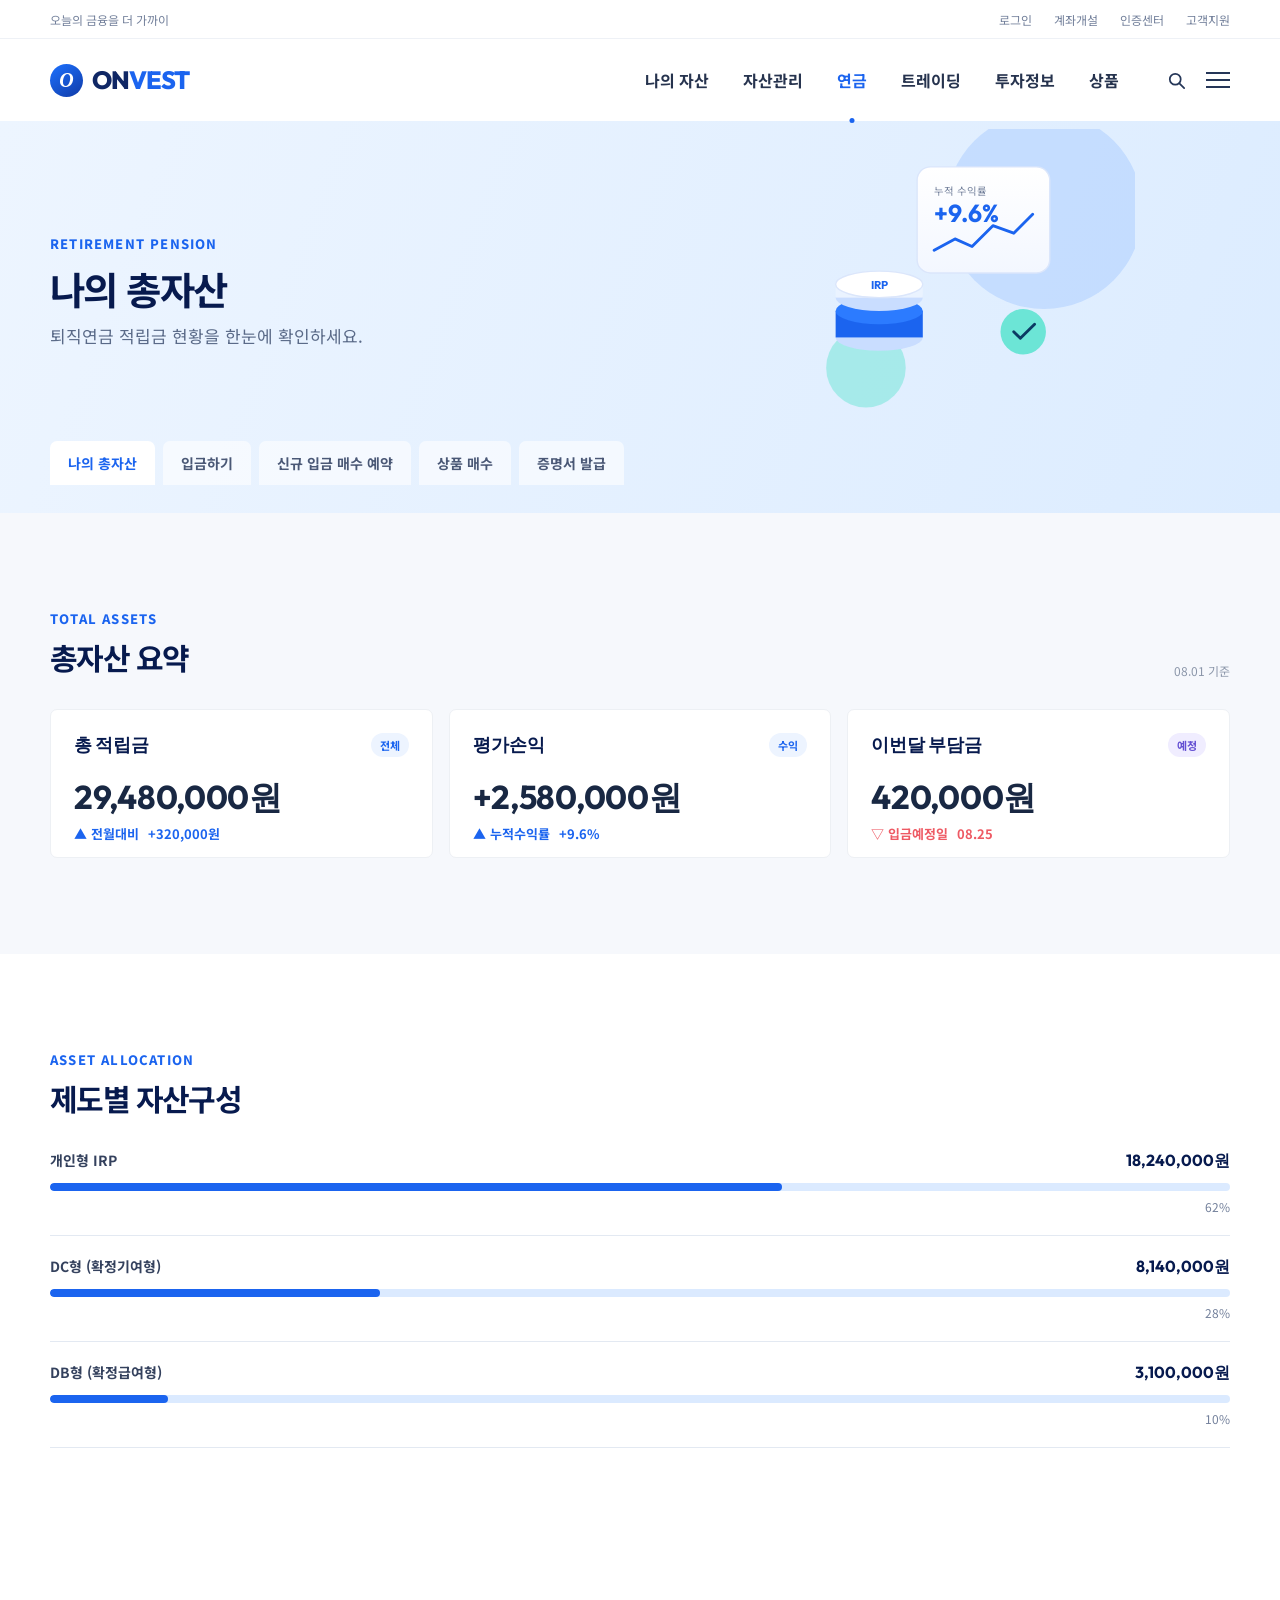
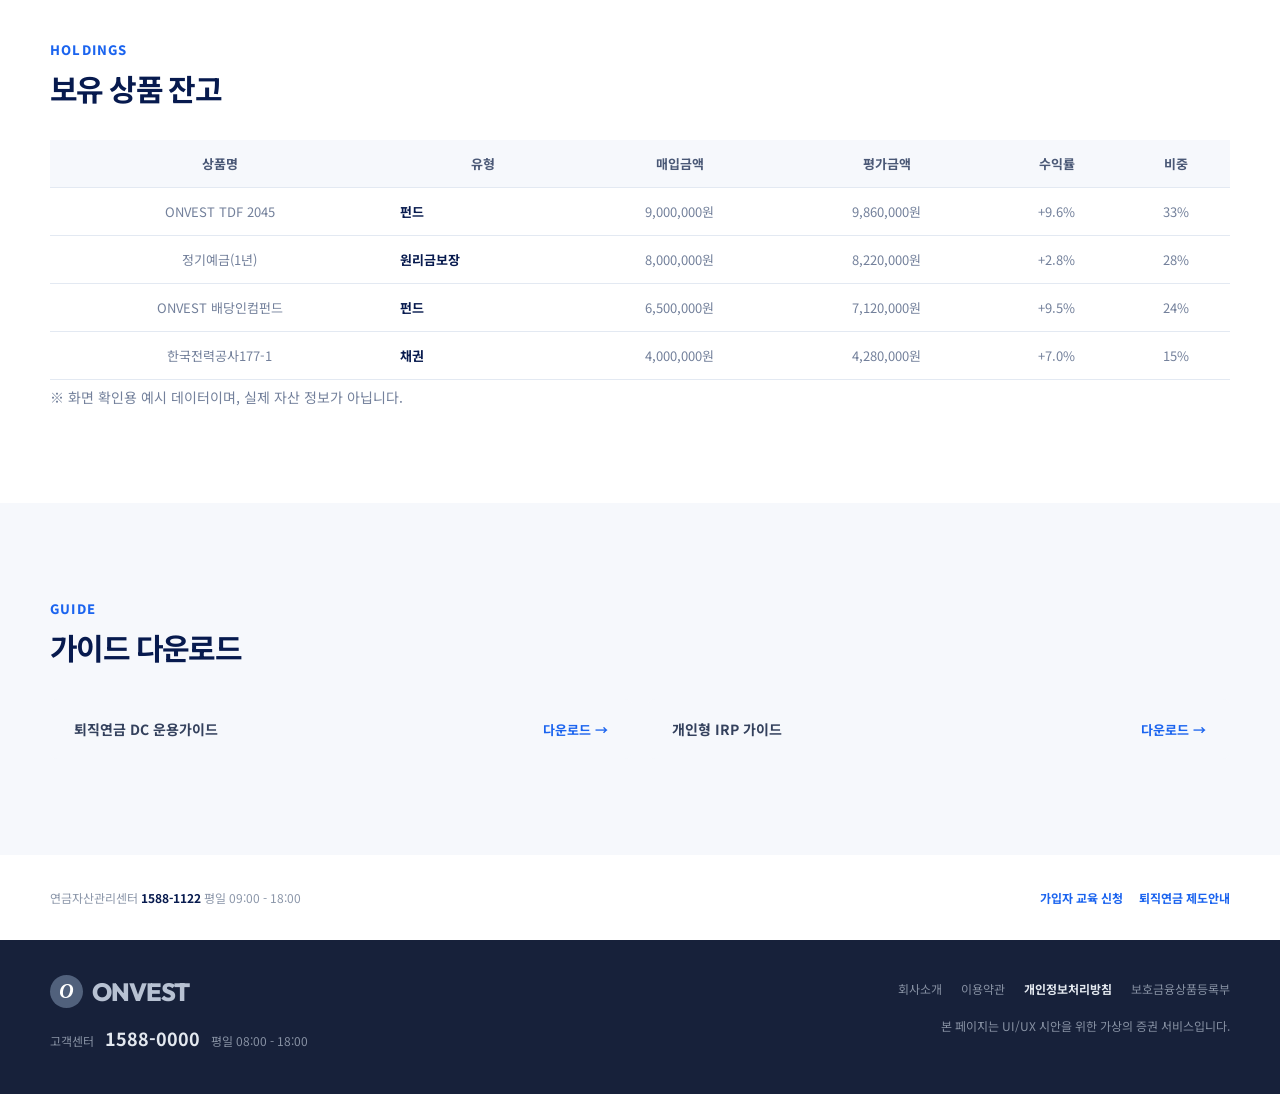
<file: w2/retirement-assets.html>
<!--
  Created : 2026-08-01
  Author : 서지우
  Descript : ONVEST 퇴직연금 나의 총자산
  WR : WR0301-DP1 퇴직연금 나의 총자산 신규 생성
-->
<!DOCTYPE html>
<html lang="ko">
  <head>
    <meta charset="UTF-8" />
    <meta name="viewport" content="width=device-width, initial-scale=1.0" />
    <title>나의 총자산 | ONVEST 퇴직연금</title>
    <meta
      name="description"
      content="퇴직연금 적립금 현황, 제도별 자산구성, 보유상품 잔고를 한눈에 확인하는 ONVEST 퇴직연금 페이지"
    />
    <link rel="icon" type="image/svg+xml" href="favicon.svg" />
    <link rel="stylesheet" href="styles.css" />
    <script src="Logger.js" defer></script>
    <script src="retirement-assets.js" defer></script>
  </head>
  <body>
    <header class="site-header">
      <div class="utility">
        <div class="shell utility-inner">
          <p>오늘의 금융을 더 가까이</p>
          <nav aria-label="유틸리티 메뉴">
            <a href="#">로그인</a>
            <a href="#">계좌개설</a>
            <a href="#">인증센터</a>
            <a href="#">고객지원</a>
          </nav>
        </div>
      </div>

      <div class="shell main-header">
        <a class="logo" href="index.html" aria-label="ONVEST 홈">
          <span class="logo-mark">O</span>
          <span class="logo-name">ON<span>VEST</span></span>
        </a>
        <nav class="gnb" aria-label="주요 메뉴">
          <a href="index.html">나의 자산</a>
          <a href="wealth-management.html">자산관리</a>
          <a class="active" href="retirement-assets.html">연금</a>
          <a href="#">트레이딩</a>
          <a href="#">투자정보</a>
          <a href="#">상품</a>
        </nav>
        <div class="header-actions">
          <button class="icon-button" type="button" aria-label="검색">
            <svg viewBox="0 0 24 24" aria-hidden="true">
              <circle cx="10.7" cy="10.7" r="5.7"></circle>
              <path d="m15 15 5 5"></path>
            </svg>
          </button>
          <button class="menu-button" type="button" aria-label="전체 메뉴">
            <span></span><span></span><span></span>
          </button>
        </div>
      </div>
    </header>

    <main>
      <!-- 페이지 제목 + 탭 -->
      <section class="page-intro">
        <div class="shell page-intro-grid">
          <div class="page-intro-copy">
            <p class="eyebrow">RETIREMENT PENSION</p>
            <h1>나의 총자산</h1>
            <p class="hero-description">퇴직연금 적립금 현황을 한눈에 확인하세요.</p>
          </div>
          <div class="page-intro-visual" aria-hidden="true">
            <svg viewBox="0 0 380 320">
              <defs>
                <linearGradient id="rks-coin" x1="0" y1="0" x2="0" y2="1">
                  <stop offset="0%" stop-color="#ffffff" />
                  <stop offset="100%" stop-color="#f3f7ff" />
                </linearGradient>
              </defs>
              <circle cx="284" cy="86" r="104" fill="rgba(29,113,255,.14)" />
              <circle cx="96" cy="252" r="42" fill="rgba(108,229,214,.5)" />

              <g transform="translate(64,150)">
                <ellipse cx="46" cy="70" rx="46" ry="14" fill="#c9ddff" />
                <rect x="0" y="42" width="92" height="28" fill="#1b64ef" />
                <ellipse cx="46" cy="42" rx="46" ry="14" fill="#2c7bff" />
                <ellipse cx="46" cy="28" rx="46" ry="14" fill="#c9ddff" />
                <rect x="0" y="14" width="92" height="14" fill="#eaf3ff" />
                <ellipse cx="46" cy="14" rx="46" ry="14" fill="#fff" stroke="#dbe6fb" stroke-width="1.5" />
                <text x="46" y="19" font-family="Outfit, sans-serif" font-size="12" font-weight="700" fill="#1b64ef" text-anchor="middle">IRP</text>
              </g>

              <g transform="translate(150,40)">
                <rect x="0" y="0" width="140" height="112" rx="14" fill="url(#rks-coin)" stroke="#dbe6fb" stroke-width="1.5" />
                <text x="18" y="30" font-family="Noto Sans KR, sans-serif" font-size="11" fill="#73809b">누적 수익률</text>
                <text x="18" y="58" font-family="Outfit, sans-serif" font-size="26" font-weight="700" fill="#1b64ef">+9.6%</text>
                <path d="M18 88 L40 76 L58 84 L80 62 L102 70 L122 50" fill="none" stroke="#1b64ef" stroke-width="3" stroke-linecap="round" stroke-linejoin="round" />
              </g>

              <g transform="translate(238,190)">
                <circle cx="24" cy="24" r="24" fill="#6ce5d6" />
                <path d="M14 24 l7 7 15-15" fill="none" stroke="#0b3a63" stroke-width="3" stroke-linecap="round" stroke-linejoin="round" />
              </g>
            </svg>
          </div>
        </div>
        <div class="shell page-tabs-shell">
          <nav class="page-tabs" aria-label="퇴직연금 메뉴">
            <a class="active" href="#">나의 총자산</a>
            <a href="#">입금하기</a>
            <a href="#">신규 입금 매수 예약</a>
            <a href="#">상품 매수</a>
            <a href="#">증명서 발급</a>
          </nav>
        </div>
      </section>

      <!-- 총자산 요약 -->
      <section class="market section-space">
        <div class="shell">
          <div class="section-heading">
            <div>
              <p class="section-kicker">TOTAL ASSETS</p>
              <h2>총자산 요약</h2>
            </div>
            <p class="update-time">08.01 기준</p>
          </div>
          <div class="market-grid">
            <article class="market-card">
              <div class="market-top">
                <h3>총 적립금</h3>
                <span class="badge up">전체</span>
              </div>
              <strong>29,480,000원</strong>
              <p class="up">▲ 전월대비 <span>+320,000원</span></p>
            </article>
            <article class="market-card">
              <div class="market-top">
                <h3>평가손익</h3>
                <span class="badge up">수익</span>
              </div>
              <strong>+2,580,000원</strong>
              <p class="up">▲ 누적수익률 <span>+9.6%</span></p>
            </article>
            <article class="market-card">
              <div class="market-top">
                <h3>이번달 부담금</h3>
                <span class="badge overseas">예정</span>
              </div>
              <strong>420,000원</strong>
              <p class="down">▽ 입금예정일 <span>08.25</span></p>
            </article>
          </div>
        </div>
      </section>

      <!-- 제도별 자산구성 -->
      <section class="section-space">
        <div class="shell">
          <div class="section-heading">
            <div>
              <p class="section-kicker">ASSET ALLOCATION</p>
              <h2>제도별 자산구성</h2>
            </div>
          </div>
          <div class="allocation-list">
            <div class="allocation-row">
              <div class="allocation-top">
                <span>개인형 IRP</span>
                <strong>18,240,000원</strong>
              </div>
              <div class="allocation-bar"><span class="allocation-fill" style="width: 62%"></span></div>
              <span class="allocation-pct">62%</span>
            </div>
            <div class="allocation-row">
              <div class="allocation-top">
                <span>DC형 (확정기여형)</span>
                <strong>8,140,000원</strong>
              </div>
              <div class="allocation-bar"><span class="allocation-fill" style="width: 28%"></span></div>
              <span class="allocation-pct">28%</span>
            </div>
            <div class="allocation-row">
              <div class="allocation-top">
                <span>DB형 (확정급여형)</span>
                <strong>3,100,000원</strong>
              </div>
              <div class="allocation-bar"><span class="allocation-fill" style="width: 10%"></span></div>
              <span class="allocation-pct">10%</span>
            </div>
          </div>
        </div>
      </section>

      <!-- 보유 상품 잔고 -->
      <section class="section-space">
        <div class="shell">
          <div class="section-heading">
            <div>
              <p class="section-kicker">HOLDINGS</p>
              <h2>보유 상품 잔고</h2>
            </div>
          </div>
          <table class="data-table">
            <thead>
              <tr>
                <th>상품명</th>
                <th>유형</th>
                <th>매입금액</th>
                <th>평가금액</th>
                <th>수익률</th>
                <th>비중</th>
              </tr>
            </thead>
            <tbody>
              <tr>
                <td>ONVEST TDF 2045</td>
                <td>펀드</td>
                <td>9,000,000원</td>
                <td>9,860,000원</td>
                <td>+9.6%</td>
                <td>33%</td>
              </tr>
              <tr>
                <td>정기예금(1년)</td>
                <td>원리금보장</td>
                <td>8,000,000원</td>
                <td>8,220,000원</td>
                <td>+2.8%</td>
                <td>28%</td>
              </tr>
              <tr>
                <td>ONVEST 배당인컴펀드</td>
                <td>펀드</td>
                <td>6,500,000원</td>
                <td>7,120,000원</td>
                <td>+9.5%</td>
                <td>24%</td>
              </tr>
              <tr>
                <td>한국전력공사177-1</td>
                <td>채권</td>
                <td>4,000,000원</td>
                <td>4,280,000원</td>
                <td>+7.0%</td>
                <td>15%</td>
              </tr>
            </tbody>
          </table>
          <p class="section-subtitle">※ 화면 확인용 예시 데이터이며, 실제 자산 정보가 아닙니다.</p>
        </div>
      </section>

      <!-- 가이드 다운로드 -->
      <section class="market section-space">
        <div class="shell">
          <div class="section-heading">
            <div>
              <p class="section-kicker">GUIDE</p>
              <h2>가이드 다운로드</h2>
            </div>
          </div>
          <div class="promo-grid">
            <div class="guide-card">
              <span>퇴직연금 DC 운용가이드</span>
              <a href="#">다운로드 →</a>
            </div>
            <div class="guide-card">
              <span>개인형 IRP 가이드</span>
              <a href="#">다운로드 →</a>
            </div>
          </div>
        </div>
      </section>

      <!-- 연금자산관리센터 -->
      <div class="shell">
        <div class="compliance-note">
          <p>연금자산관리센터 <strong style="color:var(--navy-deep)">1588-1122</strong> 평일 09:00 - 18:00</p>
          <nav aria-label="관련 링크">
            <a href="#">가입자 교육 신청</a>
            <a href="#">퇴직연금 제도안내</a>
          </nav>
        </div>
      </div>
    </main>

    <footer>
      <div class="shell footer-inner">
        <div>
          <a class="logo footer-logo" href="index.html" aria-label="ONVEST 홈">
            <span class="logo-mark">O</span>
            <span class="logo-name">ON<span>VEST</span></span>
          </a>
          <p>고객센터 <strong>1588-0000</strong> <span>평일 08:00 - 18:00</span></p>
        </div>
        <div class="footer-right">
          <nav aria-label="푸터 메뉴">
            <a href="#">회사소개</a>
            <a href="#">이용약관</a>
            <a href="#"><strong>개인정보처리방침</strong></a>
            <a href="#">보호금융상품등록부</a>
          </nav>
          <p>본 페이지는 UI/UX 시안을 위한 가상의 증권 서비스입니다.</p>
        </div>
      </div>
    </footer>
  </body>
</html>
</file>
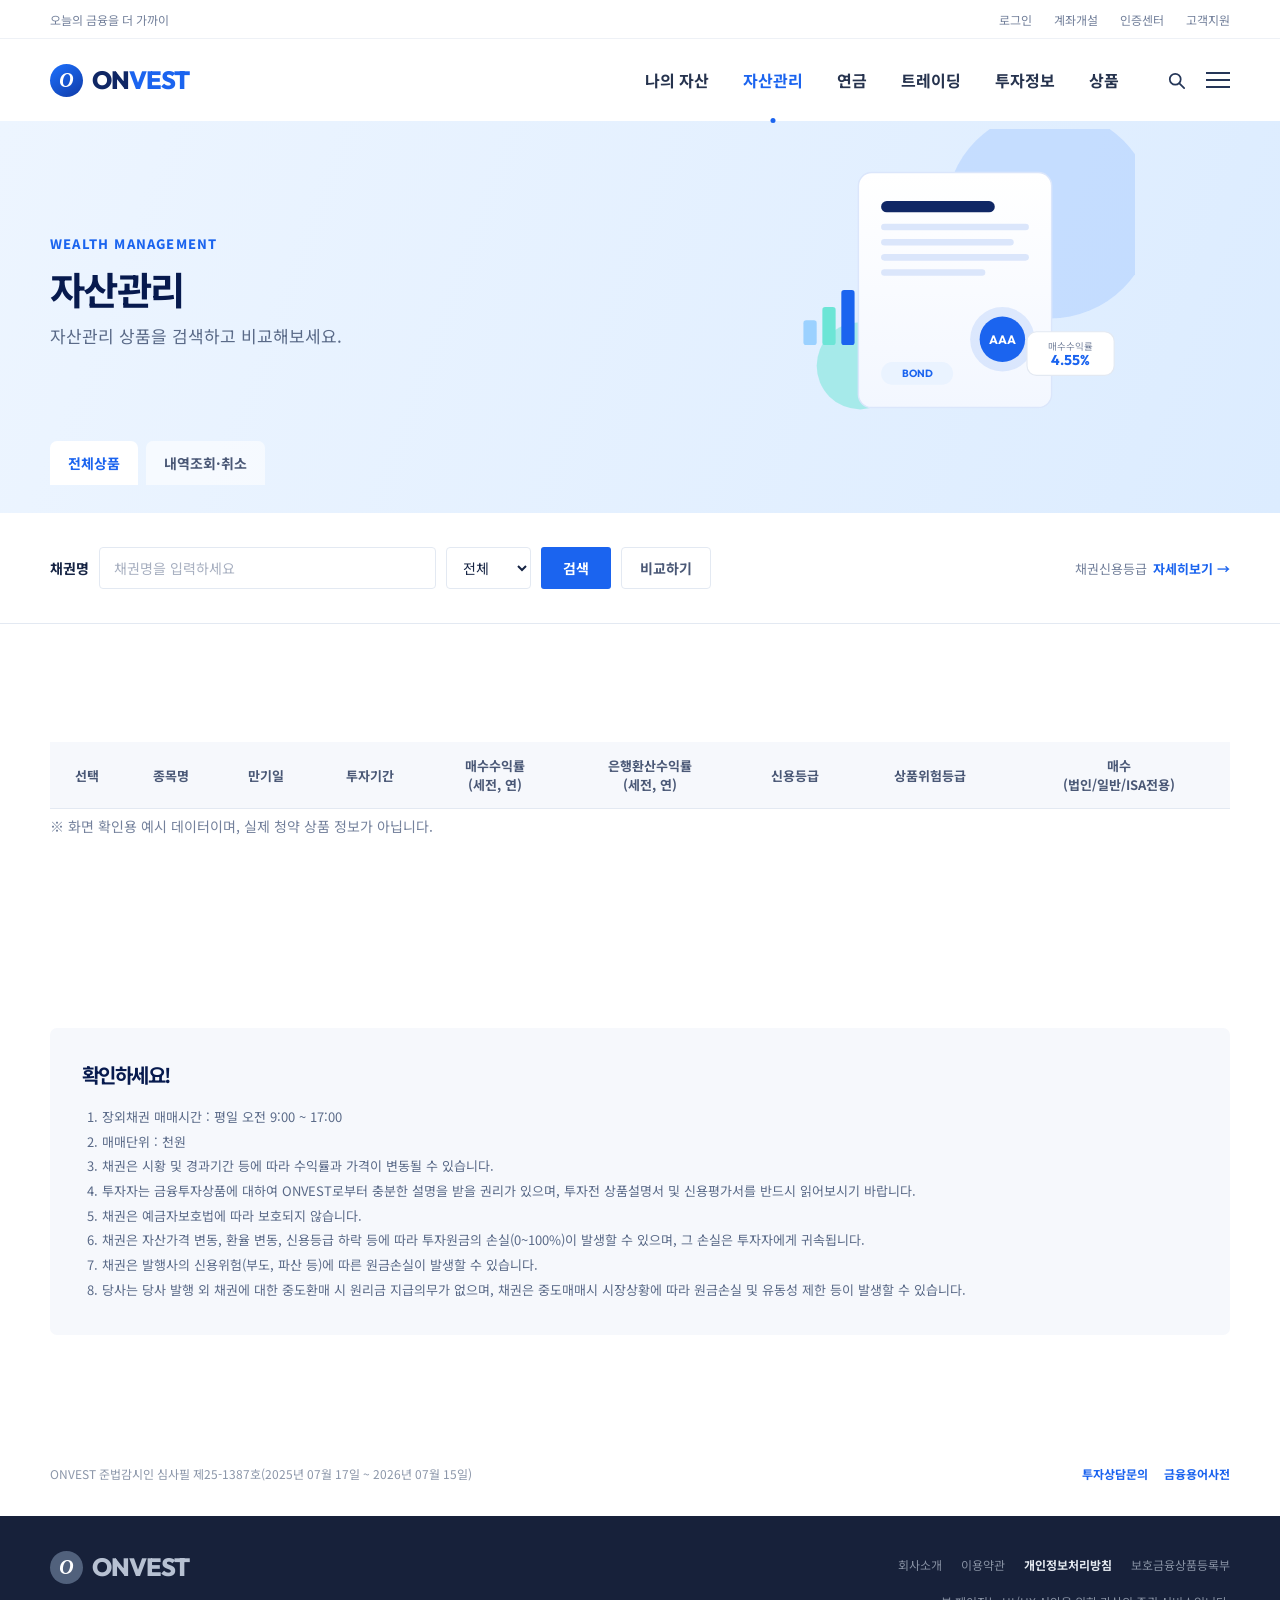
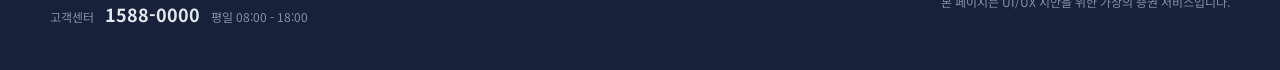
<file: w2/wealth-management.html>
<!--
  Created : 2026-08-01
  Author : 이서윤
  Descript : ONVEST 회사채(장외채권)
  WR : WR0201-DP1 자산관리 화면 추가
-->
<!DOCTYPE html>
<html lang="ko">
  <head>
    <meta charset="UTF-8" />
    <meta name="viewport" content="width=device-width, initial-scale=1.0" />
    <title>자산관리 | ONVEST</title>
    <meta
      name="description"
      content="자산관리 상품을 검색하고 비교하는 ONVEST 자산관리 페이지"
    />
    <link rel="icon" type="image/svg+xml" href="favicon.svg" />
    <link rel="stylesheet" href="styles.css" />
    <script src="Logger.js" defer></script>
    <script src="wealth-management.js" defer></script>
  </head>
  <body>
    <header class="site-header">
      <div class="utility">
        <div class="shell utility-inner">
          <p>오늘의 금융을 더 가까이</p>
          <nav aria-label="유틸리티 메뉴">
            <a href="#">로그인</a>
            <a href="#">계좌개설</a>
            <a href="#">인증센터</a>
            <a href="#">고객지원</a>
          </nav>
        </div>
      </div>

      <div class="shell main-header">
        <a class="logo" href="index.html" aria-label="ONVEST 홈">
          <span class="logo-mark">O</span>
          <span class="logo-name">ON<span>VEST</span></span>
        </a>
        <nav class="gnb" aria-label="주요 메뉴">
          <a href="index.html">나의 자산</a>
          <a class="active" href="wealth-management.html">자산관리</a>
          <a href="retirement-assets.html">연금</a>
          <a href="#">트레이딩</a>
          <a href="#">투자정보</a>
          <a href="#">상품</a>
        </nav>
        <div class="header-actions">
          <button class="icon-button" type="button" aria-label="검색">
            <svg viewBox="0 0 24 24" aria-hidden="true">
              <circle cx="10.7" cy="10.7" r="5.7"></circle>
              <path d="m15 15 5 5"></path>
            </svg>
          </button>
          <button class="menu-button" type="button" aria-label="전체 메뉴">
            <span></span><span></span><span></span>
          </button>
        </div>
      </div>
    </header>

    <main>
      <!-- 페이지 제목 + 탭 -->
      <section class="page-intro">
        <div class="shell page-intro-grid">
          <div class="page-intro-copy">
            <p class="eyebrow">WEALTH MANAGEMENT</p>
            <h1>자산관리</h1>
            <p class="hero-description">자산관리 상품을 검색하고 비교해보세요.</p>
          </div>
          <div class="page-intro-visual" aria-hidden="true">
            <svg viewBox="0 0 380 320">
              <defs>
                <linearGradient id="bond-doc" x1="0" y1="0" x2="0" y2="1">
                  <stop offset="0%" stop-color="#ffffff" />
                  <stop offset="100%" stop-color="#f3f7ff" />
                </linearGradient>
              </defs>
              <circle cx="290" cy="90" r="110" fill="rgba(29,113,255,.14)" />
              <circle cx="90" cy="250" r="46" fill="rgba(108,229,214,.5)" />

              <g transform="translate(88,46)">
                <rect x="0" y="0" width="204" height="248" rx="14" fill="url(#bond-doc)" stroke="#dbe6fb" stroke-width="1.5" />
                <rect x="24" y="30" width="120" height="12" rx="6" fill="#102765" />
                <rect x="24" y="54" width="156" height="7" rx="3.5" fill="#dbe6fb" />
                <rect x="24" y="70" width="140" height="7" rx="3.5" fill="#dbe6fb" />
                <rect x="24" y="86" width="156" height="7" rx="3.5" fill="#dbe6fb" />
                <rect x="24" y="102" width="110" height="7" rx="3.5" fill="#dbe6fb" />

                <circle cx="152" cy="176" r="34" fill="#1b64ef" opacity=".12" />
                <circle cx="152" cy="176" r="24" fill="#1b64ef" />
                <text x="152" y="181" font-family="Outfit, sans-serif" font-size="13" font-weight="700" fill="#fff" text-anchor="middle">AAA</text>

                <rect x="24" y="200" width="76" height="24" rx="12" fill="#eaf3ff" />
                <text x="62" y="216" font-family="Outfit, sans-serif" font-size="11" font-weight="700" fill="#1b64ef" text-anchor="middle">BOND</text>
              </g>

              <g transform="translate(30,150)">
                <rect x="0" y="52" width="14" height="26" rx="3" fill="#9bd1ff" />
                <rect x="20" y="38" width="14" height="40" rx="3" fill="#6ce5d6" />
                <rect x="40" y="20" width="14" height="58" rx="3" fill="#1b64ef" />
              </g>

              <g transform="translate(266,214)">
                <rect x="0" y="0" width="92" height="46" rx="10" fill="#fff" stroke="#e3e9f2" stroke-width="1.2" />
                <text x="46" y="19" font-family="Noto Sans KR, sans-serif" font-size="10" fill="#73809b" text-anchor="middle">매수수익률</text>
                <text x="46" y="35" font-family="Outfit, sans-serif" font-size="15" font-weight="700" fill="#1b64ef" text-anchor="middle">4.55%</text>
              </g>
            </svg>
          </div>
        </div>
        <div class="shell page-tabs-shell">
          <nav class="page-tabs" aria-label="채권 메뉴">
            <a class="active" href="#">전체상품</a>
            <a href="#">내역조회·취소</a>
          </nav>
        </div>
      </section>

      <!-- 검색 / 필터 영역 -->
      <section class="search-section">
        <div class="shell">
          <div class="search-bar">
            <label for="bond-name">채권명</label>
            <input id="bond-name" type="text" placeholder="채권명을 입력하세요" />
            <select aria-label="채권 구분">
              <option>전체</option>
              <option>회사채</option>
              <option>국공채</option>
            </select>
            <button class="primary-button small-button" type="button" onclick="searchBond()">검색</button>
            <button class="ghost-button" type="button" aria-label="상품비교" onclick="compareBond()">비교하기</button>
            <span class="filter-note">채권신용등급 <a href="#">자세히보기 →</a></span>
          </div>
        </div>
      </section>

      <!-- 매수 리스트 -->
      <section class="section-space">
        <div class="shell">
          <table class="data-table">
            <thead>
              <tr>
                <th>선택</th>
                <th>종목명</th>
                <th>만기일</th>
                <th>투자기간</th>
                <th>매수수익률<br />(세전, 연)</th>
                <th>은행환산수익률<br />(세전, 연)</th>
                <th>신용등급</th>
                <th>상품위험등급</th>
                <th>매수<br />(법인/일반/ISA전용)</th>
              </tr>
            </thead>
            <tbody id="bond-list-body"></tbody>
          </table>
          <p class="section-subtitle">※ 화면 확인용 예시 데이터이며, 실제 청약 상품 정보가 아닙니다.</p>
        </div>
      </section>

      <!-- 확인하세요! -->
      <section class="section-space">
        <div class="shell">
          <div class="disclosure">
            <h2>확인하세요!</h2>
            <ol>
              <li>장외채권 매매시간 : 평일 오전 9:00 ~ 17:00</li>
              <li>매매단위 : 천원</li>
              <li>채권은 시황 및 경과기간 등에 따라 수익률과 가격이 변동될 수 있습니다.</li>
              <li>투자자는 금융투자상품에 대하여 ONVEST로부터 충분한 설명을 받을 권리가 있으며, 투자전 상품설명서 및 신용평가서를 반드시 읽어보시기 바랍니다.</li>
              <li>채권은 예금자보호법에 따라 보호되지 않습니다.</li>
              <li>채권은 자산가격 변동, 환율 변동, 신용등급 하락 등에 따라 투자원금의 손실(0~100%)이 발생할 수 있으며, 그 손실은 투자자에게 귀속됩니다.</li>
              <li>채권은 발행사의 신용위험(부도, 파산 등)에 따른 원금손실이 발생할 수 있습니다.</li>
              <li>당사는 당사 발행 외 채권에 대한 중도환매 시 원리금 지급의무가 없으며, 채권은 중도매매시 시장상황에 따라 원금손실 및 유동성 제한 등이 발생할 수 있습니다.</li>
            </ol>
          </div>
        </div>
      </section>

      <!-- 준법감시인 심사 정보 -->
      <div class="shell">
        <div class="compliance-note">
          <p>ONVEST 준법감시인 심사필 제25-1387호(2025년 07월 17일 ~ 2026년 07월 15일)</p>
          <nav aria-label="관련 링크">
            <a href="#">투자상담문의</a>
            <a href="#">금융용어사전</a>
          </nav>
        </div>
      </div>
    </main>

    <footer>
      <div class="shell footer-inner">
        <div>
          <a class="logo footer-logo" href="index.html" aria-label="ONVEST 홈">
            <span class="logo-mark">O</span>
            <span class="logo-name">ON<span>VEST</span></span>
          </a>
          <p>고객센터 <strong>1588-0000</strong> <span>평일 08:00 - 18:00</span></p>
        </div>
        <div class="footer-right">
          <nav aria-label="푸터 메뉴">
            <a href="#">회사소개</a>
            <a href="#">이용약관</a>
            <a href="#"><strong>개인정보처리방침</strong></a>
            <a href="#">보호금융상품등록부</a>
          </nav>
          <p>본 페이지는 UI/UX 시안을 위한 가상의 증권 서비스입니다.</p>
        </div>
      </div>
    </footer>
  </body>
</html>
</file>
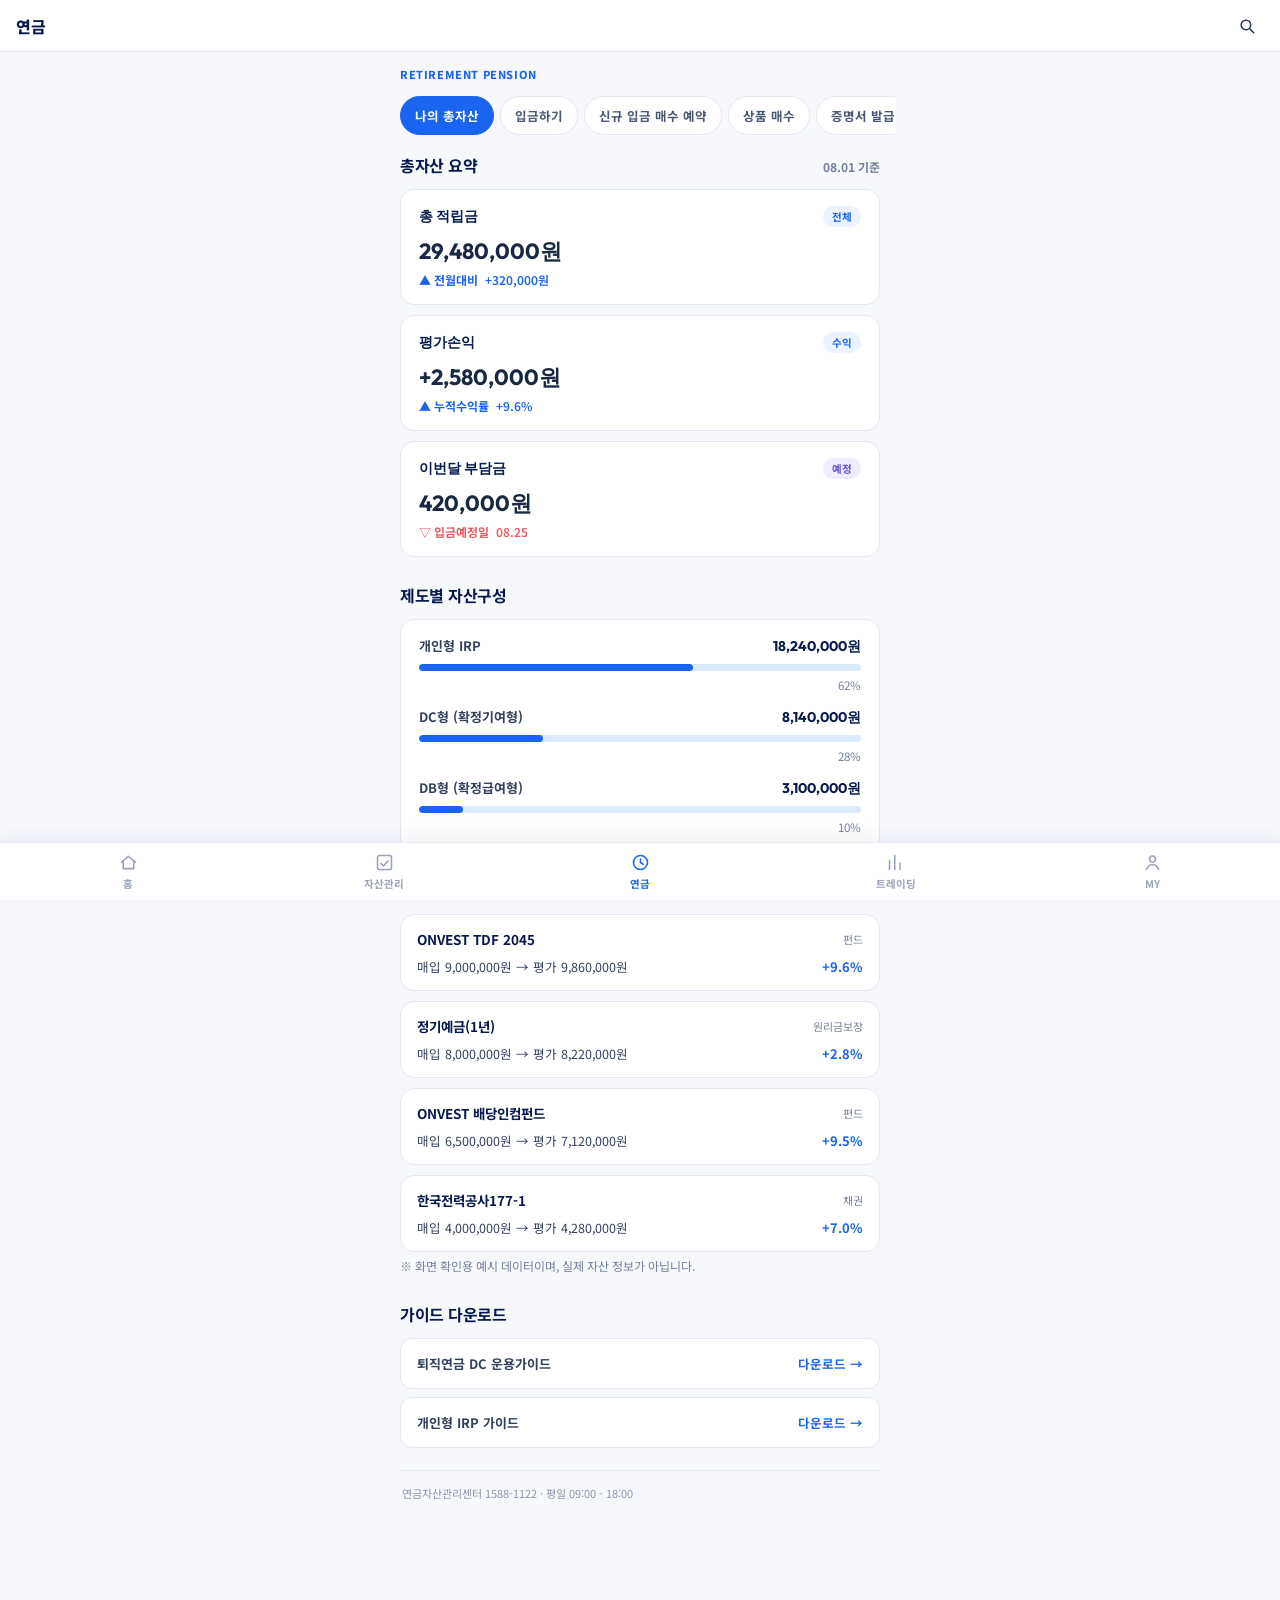
<file: w2m/retirement-assets.html>
<!--
  Created : 2026-08-08
  Author : 강민형
  Descript : ONVEST 모바일 퇴직연금 나의 총자산
  WR : WR0401-DP1 (신규생성)
-->
<!DOCTYPE html>
<html lang="ko">
  <head>
    <meta charset="UTF-8" />
    <meta name="viewport" content="width=device-width, initial-scale=1.0, viewport-fit=cover" />
    <title>나의 총자산 | ONVEST 퇴직연금</title>
    <meta name="description" content="ONVEST 모바일 - 퇴직연금 적립금 현황" />
    <link rel="icon" type="image/svg+xml" href="favicon.svg" />
    <link rel="stylesheet" href="styles.css" />
    <script src="Logger.js" defer></script>
    <script src="retirement-assets.js" defer></script>
  </head>
  <body>
    <header class="app-topbar">
      <h1>연금</h1>
      <div class="topbar-actions">
        <button class="icon-button" type="button" aria-label="검색">
          <svg viewBox="0 0 24 24" aria-hidden="true">
            <circle cx="10.7" cy="10.7" r="5.7"></circle>
            <path d="m15 15 5 5"></path>
          </svg>
        </button>
      </div>
    </header>

    <main>
      <div class="shell">
        <div class="page-head">
          <p class="eyebrow">RETIREMENT PENSION</p>
        </div>

        <nav class="page-tabs" aria-label="퇴직연금 메뉴">
          <a class="active" href="#">나의 총자산</a>
          <a href="#">입금하기</a>
          <a href="#">신규 입금 매수 예약</a>
          <a href="#">상품 매수</a>
          <a href="#">증명서 발급</a>
        </nav>

        <section class="section" style="margin-top:0;">
          <div class="section-head">
            <h2>총자산 요약</h2>
            <span class="more">08.01 기준</span>
          </div>
          <div class="summary-grid">
            <article class="summary-card">
              <div class="top">
                <h3>총 적립금</h3>
                <span class="badge up">전체</span>
              </div>
              <strong>29,480,000원</strong>
              <p class="up">▲ 전월대비 <span>+320,000원</span></p>
            </article>
            <article class="summary-card">
              <div class="top">
                <h3>평가손익</h3>
                <span class="badge up">수익</span>
              </div>
              <strong>+2,580,000원</strong>
              <p class="up">▲ 누적수익률 <span>+9.6%</span></p>
            </article>
            <article class="summary-card">
              <div class="top">
                <h3>이번달 부담금</h3>
                <span class="badge overseas">예정</span>
              </div>
              <strong>420,000원</strong>
              <p class="down">▽ 입금예정일 <span>08.25</span></p>
            </article>
          </div>
        </section>

        <section class="section">
          <div class="section-head">
            <h2>제도별 자산구성</h2>
          </div>
          <div class="allocation-list">
            <div class="allocation-row">
              <div class="top">
                <span>개인형 IRP</span>
                <strong>18,240,000원</strong>
              </div>
              <div class="allocation-bar"><span class="allocation-fill" style="width: 62%"></span></div>
              <span class="allocation-pct">62%</span>
            </div>
            <div class="allocation-row">
              <div class="top">
                <span>DC형 (확정기여형)</span>
                <strong>8,140,000원</strong>
              </div>
              <div class="allocation-bar"><span class="allocation-fill" style="width: 28%"></span></div>
              <span class="allocation-pct">28%</span>
            </div>
            <div class="allocation-row">
              <div class="top">
                <span>DB형 (확정급여형)</span>
                <strong>3,100,000원</strong>
              </div>
              <div class="allocation-bar"><span class="allocation-fill" style="width: 10%"></span></div>
              <span class="allocation-pct">10%</span>
            </div>
          </div>
        </section>

        <section class="section">
          <div class="section-head">
            <h2>보유 상품 잔고</h2>
          </div>
          <div class="holding-card">
            <div class="holding-top">
              <span class="name">ONVEST TDF 2045</span>
              <span class="type">펀드</span>
            </div>
            <div class="holding-bottom">
              <span class="amount">매입 9,000,000원 → 평가 9,860,000원</span>
              <span class="rate">+9.6%</span>
            </div>
          </div>
          <div class="holding-card">
            <div class="holding-top">
              <span class="name">정기예금(1년)</span>
              <span class="type">원리금보장</span>
            </div>
            <div class="holding-bottom">
              <span class="amount">매입 8,000,000원 → 평가 8,220,000원</span>
              <span class="rate">+2.8%</span>
            </div>
          </div>
          <div class="holding-card">
            <div class="holding-top">
              <span class="name">ONVEST 배당인컴펀드</span>
              <span class="type">펀드</span>
            </div>
            <div class="holding-bottom">
              <span class="amount">매입 6,500,000원 → 평가 7,120,000원</span>
              <span class="rate">+9.5%</span>
            </div>
          </div>
          <div class="holding-card">
            <div class="holding-top">
              <span class="name">한국전력공사177-1</span>
              <span class="type">채권</span>
            </div>
            <div class="holding-bottom">
              <span class="amount">매입 4,000,000원 → 평가 4,280,000원</span>
              <span class="rate">+7.0%</span>
            </div>
          </div>
          <p class="disclosure-note">※ 화면 확인용 예시 데이터이며, 실제 자산 정보가 아닙니다.</p>
        </section>

        <section class="section">
          <div class="section-head">
            <h2>가이드 다운로드</h2>
          </div>
          <div class="guide-card">
            <span>퇴직연금 DC 운용가이드</span>
            <a href="#">다운로드 →</a>
          </div>
          <div class="guide-card">
            <span>개인형 IRP 가이드</span>
            <a href="#">다운로드 →</a>
          </div>
        </section>

        <p class="compliance-note">연금자산관리센터 1588-1122 · 평일 09:00 - 18:00</p>
      </div>
    </main>

    <nav class="bottom-nav" aria-label="하단 메뉴">
      <a href="index.html">
        <svg viewBox="0 0 24 24"><path d="M4 11.5 12 5l8 6.5"></path><path d="M6 10v9h12v-9"></path></svg>
        홈
      </a>
      <a href="wealth-management.html">
        <svg viewBox="0 0 24 24"><rect x="4" y="4" width="16" height="16" rx="2"></rect><path d="M8 13l3 3 5-6"></path></svg>
        자산관리
      </a>
      <a class="active" href="retirement-assets.html">
        <svg viewBox="0 0 24 24"><circle cx="12" cy="12" r="8"></circle><path d="M12 8v4l3 2"></path></svg>
        연금
      </a>
      <a href="#">
        <svg viewBox="0 0 24 24"><path d="M4 20V10m6 10V4m6 16v-7"></path></svg>
        트레이딩
      </a>
      <a href="#">
        <svg viewBox="0 0 24 24"><circle cx="12" cy="8" r="3.4"></circle><path d="M5 20c1.5-4 4-5.5 7-5.5s5.5 1.5 7 5.5"></path></svg>
        MY
      </a>
    </nav>
  </body>
</html>
</file>
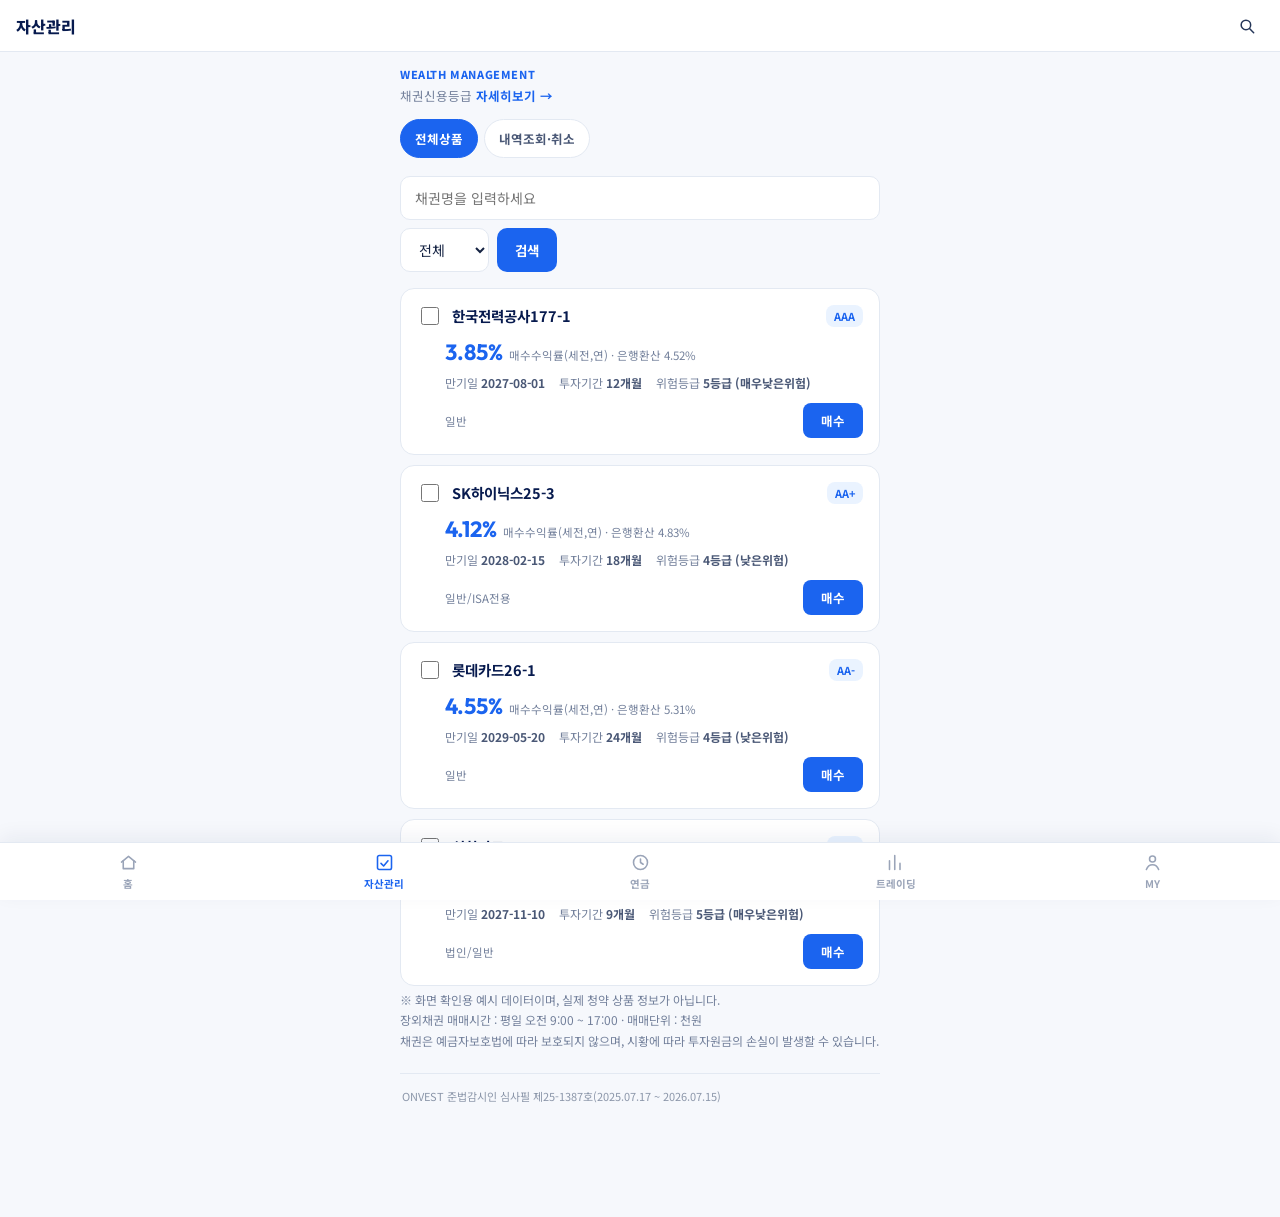
<file: w2m/wealth-management.html>
<!--
  Created : 2026-08-08
  Author : 강민형
  Descript : ONVEST 모바일 자산관리 (장외채권)
  WR : WR0401-DP1 (신규생성)
-->
<!DOCTYPE html>
<html lang="ko">
  <head>
    <meta charset="UTF-8" />
    <meta name="viewport" content="width=device-width, initial-scale=1.0, viewport-fit=cover" />
    <title>자산관리 | ONVEST</title>
    <meta name="description" content="ONVEST 모바일 - 장외채권 검색과 비교" />
    <link rel="icon" type="image/svg+xml" href="favicon.svg" />
    <link rel="stylesheet" href="styles.css" />
    <script src="Logger.js" defer></script>
    <script src="wealth-management.js" defer></script>
  </head>
  <body>
    <header class="app-topbar">
      <h1>자산관리</h1>
      <div class="topbar-actions">
        <button class="icon-button" type="button" aria-label="검색">
          <svg viewBox="0 0 24 24" aria-hidden="true">
            <circle cx="10.7" cy="10.7" r="5.7"></circle>
            <path d="m15 15 5 5"></path>
          </svg>
        </button>
      </div>
    </header>

    <main>
      <div class="shell">
        <div class="page-head">
          <p class="eyebrow">WEALTH MANAGEMENT</p>
          <p>채권신용등급 <a href="#" style="color:var(--blue);font-weight:700;">자세히보기 →</a></p>
        </div>

        <nav class="page-tabs" aria-label="채권 메뉴">
          <a class="active" href="#">전체상품</a>
          <a href="#">내역조회·취소</a>
        </nav>

        <form class="search-stack" onsubmit="return false;">
          <input id="bond-name" type="text" placeholder="채권명을 입력하세요" />
          <div class="search-row">
            <select aria-label="채권 구분">
              <option>전체</option>
              <option>회사채</option>
              <option>국공채</option>
            </select>
            <button type="button" onclick="searchBond()">검색</button>
          </div>
        </form>

        <div id="bond-list" class="product-list"></div>

        <p class="disclosure-note">
          ※ 화면 확인용 예시 데이터이며, 실제 청약 상품 정보가 아닙니다.<br />
          장외채권 매매시간 : 평일 오전 9:00 ~ 17:00 · 매매단위 : 천원<br />
          채권은 예금자보호법에 따라 보호되지 않으며, 시황에 따라 투자원금의 손실이 발생할 수 있습니다.
        </p>

        <p class="compliance-note">ONVEST 준법감시인 심사필 제25-1387호(2025.07.17 ~ 2026.07.15)</p>
      </div>
    </main>

    <div id="compare-bar" class="compare-bar">
      <span id="compare-bar-text">0개 선택됨</span>
      <button type="button" onclick="compareBond()">비교하기</button>
    </div>

    <nav class="bottom-nav" aria-label="하단 메뉴">
      <a href="index.html">
        <svg viewBox="0 0 24 24"><path d="M4 11.5 12 5l8 6.5"></path><path d="M6 10v9h12v-9"></path></svg>
        홈
      </a>
      <a class="active" href="wealth-management.html">
        <svg viewBox="0 0 24 24"><rect x="4" y="4" width="16" height="16" rx="2"></rect><path d="M8 13l3 3 5-6"></path></svg>
        자산관리
      </a>
      <a href="retirement-assets.html">
        <svg viewBox="0 0 24 24"><circle cx="12" cy="12" r="8"></circle><path d="M12 8v4l3 2"></path></svg>
        연금
      </a>
      <a href="#">
        <svg viewBox="0 0 24 24"><path d="M4 20V10m6 10V4m6 16v-7"></path></svg>
        트레이딩
      </a>
      <a href="#">
        <svg viewBox="0 0 24 24"><circle cx="12" cy="8" r="3.4"></circle><path d="M5 20c1.5-4 4-5.5 7-5.5s5.5 1.5 7 5.5"></path></svg>
        MY
      </a>
    </nav>
  </body>
</html>
</file>
<file: w2/styles.css>
@import url("https://fonts.googleapis.com/css2?family=Noto+Sans+KR:wght@400;500;600;700;800&family=Outfit:wght@600;700;800&display=swap");

:root {
  --navy: #102765;
  --navy-deep: #071a4e;
  --blue: #1b64ef;
  --blue-soft: #eaf3ff;
  --sky: #dbeaff;
  --mint: #6ce5d6;
  --red: #ee5a64;
  --ink: #152343;
  --muted: #73809b;
  --line: #e3e9f2;
  --background: #f6f8fc;
  --white: #fff;
}

* {
  box-sizing: border-box;
}

html {
  scroll-behavior: smooth;
}

body {
  margin: 0;
  color: var(--ink);
  font-family: "Noto Sans KR", Arial, sans-serif;
  background: var(--white);
}

a {
  color: inherit;
  text-decoration: none;
}

button {
  font: inherit;
}

.shell {
  width: min(1180px, calc(100% - 48px));
  margin: 0 auto;
}

.utility {
  border-bottom: 1px solid #eef1f6;
  color: var(--muted);
  font-size: 12px;
}

.utility-inner,
.main-header,
.header-actions,
.utility nav {
  display: flex;
  align-items: center;
}

.utility-inner {
  justify-content: space-between;
  height: 38px;
}

.utility p {
  margin: 0;
}

.utility nav {
  gap: 22px;
}

.main-header {
  justify-content: space-between;
  height: 82px;
}

.logo,
.gnb {
  display: flex;
  align-items: center;
}

.logo {
  gap: 9px;
}

.logo-mark {
  display: grid;
  width: 33px;
  height: 33px;
  color: var(--white);
  font-family: Georgia, serif;
  font-size: 20px;
  font-style: italic;
  font-weight: 700;
  place-items: center;
  background: linear-gradient(145deg, #1d71ff, #103ba7);
  border-radius: 50%;
}

.logo-name {
  color: var(--navy);
  font-family: "Outfit", sans-serif;
  font-size: 25px;
  font-weight: 800;
  letter-spacing: -1px;
}

.logo-name span {
  color: var(--blue);
}

.gnb {
  gap: 34px;
  height: 100%;
  margin-left: auto;
  margin-right: 46px;
}

.gnb a {
  position: relative;
  color: #26334e;
  font-size: 16px;
  font-weight: 700;
}

.gnb a.active {
  color: var(--blue);
}

.gnb a.active::after {
  position: absolute;
  bottom: -31px;
  left: 50%;
  width: 5px;
  height: 5px;
  background: var(--blue);
  border-radius: 50%;
  content: "";
  transform: translateX(-50%);
}

.header-actions {
  gap: 18px;
}

.icon-button,
.menu-button {
  display: grid;
  padding: 0;
  background: transparent;
  border: 0;
  cursor: pointer;
  place-items: center;
}

.icon-button svg {
  width: 23px;
  fill: none;
  stroke: #253658;
  stroke-linecap: round;
  stroke-width: 1.8;
}

.menu-button {
  gap: 5px;
  width: 24px;
}

.menu-button span {
  display: block;
  width: 24px;
  height: 2px;
  background: #253658;
}

.hero {
  min-height: 530px;
  overflow: hidden;
  background: linear-gradient(110deg, #edf5ff 0%, #dcecff 100%);
}

.hero-grid {
  display: grid;
  grid-template-columns: .9fr 1.1fr;
  min-height: 530px;
}

.hero-copy {
  padding-top: 89px;
}

.eyebrow,
.section-kicker {
  margin: 0;
  color: var(--blue);
  font-size: 13px;
  font-weight: 800;
  letter-spacing: 1.2px;
}

h1 {
  margin: 16px 0 19px;
  color: var(--navy-deep);
  font-size: clamp(44px, 4vw, 59px);
  line-height: 1.2;
  letter-spacing: -3.5px;
}

h1 strong {
  color: var(--blue);
}

.hero-description {
  margin: 0 0 33px;
  color: #5a6a88;
  font-size: 17px;
  line-height: 1.8;
}

.primary-button {
  display: inline-flex;
  align-items: center;
  gap: 32px;
  padding: 15px 20px 16px 22px;
  color: var(--white);
  font-size: 14px;
  font-weight: 700;
  background: var(--blue);
  border-radius: 3px;
  cursor: pointer;
}

.primary-button span {
  font-size: 19px;
  line-height: 1;
}

.hero-visual {
  position: relative;
}

.orb {
  position: absolute;
  border-radius: 50%;
}

.orb-one {
  top: 64px;
  right: -26px;
  width: 420px;
  height: 420px;
  background: linear-gradient(145deg, rgba(41, 123, 255, .9), rgba(27, 79, 215, .98));
  box-shadow: 0 25px 50px rgba(56, 106, 192, .2);
}

.orb-two {
  right: 275px;
  bottom: 15px;
  width: 126px;
  height: 126px;
  background: rgba(108, 229, 214, .9);
}

.chart-card {
  position: absolute;
  top: 112px;
  right: 38px;
  width: 480px;
  padding: 26px 26px 18px;
  color: var(--white);
  background: rgba(9, 37, 117, .82);
  border: 1px solid rgba(255, 255, 255, .2);
  border-radius: 18px;
  box-shadow: 0 22px 55px rgba(20, 59, 148, .23);
  backdrop-filter: blur(14px);
}

.chart-card-top,
.market-top {
  display: flex;
  align-items: center;
  justify-content: space-between;
}

.chart-card-top {
  color: #c9ddff;
  font-family: "Outfit", sans-serif;
  font-size: 12px;
  letter-spacing: 1px;
}

.chart-dot {
  width: 9px;
  height: 9px;
  background: var(--mint);
  border-radius: 50%;
  box-shadow: 0 0 0 5px rgba(108, 229, 214, .14);
}

.chart-card p {
  margin: 17px 0 1px;
  color: #d3e2ff;
  font-size: 14px;
}

.chart-card strong {
  font-family: "Outfit", sans-serif;
  font-size: 48px;
  letter-spacing: -1px;
}

.line-chart {
  display: block;
  width: 100%;
  margin-top: 3px;
}

.chart-fill {
  fill: url("#chart-fill");
}

.chart-line {
  fill: none;
  stroke: #9bd1ff;
  stroke-width: 4;
}

.mini-card {
  position: absolute;
  display: flex;
  flex-direction: column;
  gap: 8px;
  padding: 17px 20px;
  background: rgba(255, 255, 255, .9);
  border: 1px solid rgba(255, 255, 255, .66);
  border-radius: 11px;
  box-shadow: 0 18px 35px rgba(38, 78, 148, .13);
}

.mini-card span {
  color: var(--muted);
  font-size: 12px;
}

.mini-card strong {
  color: var(--navy);
  font-size: 15px;
}

.mini-card-left {
  right: 380px;
  bottom: 67px;
}

.mini-card-right {
  right: -14px;
  bottom: 59px;
}

.mini-card-right strong {
  color: var(--blue);
  font-family: "Outfit", sans-serif;
  font-size: 24px;
}

.quick-access {
  background: var(--white);
  box-shadow: 0 12px 30px rgba(33, 67, 126, .08);
}

.quick-grid {
  display: grid;
  grid-template-columns: 1.55fr repeat(5, 1fr);
  align-items: center;
  min-height: 142px;
}

.quick-intro {
  padding-right: 30px;
}

h2 {
  margin: 7px 0 0;
  color: var(--navy-deep);
  font-size: 30px;
  letter-spacing: -1.6px;
}

.quick-intro h2 {
  font-size: 24px;
}

.quick-item {
  display: flex;
  flex-direction: column;
  align-items: center;
  gap: 9px;
  min-height: 64px;
  color: #34415d;
  font-size: 14px;
  font-weight: 700;
  border-left: 1px solid var(--line);
}

.quick-icon {
  height: 34px;
}

.quick-icon svg {
  width: 28px;
  fill: none;
  stroke: var(--blue);
  stroke-linecap: round;
  stroke-linejoin: round;
  stroke-width: 1.7;
}

.section-space {
  padding: 96px 0;
}

.section-heading {
  display: flex;
  align-items: end;
  justify-content: space-between;
  margin-bottom: 30px;
}

.text-link {
  color: #66738e;
  font-size: 14px;
  font-weight: 700;
}

.text-link span {
  margin-left: 7px;
  color: var(--blue);
  font-size: 18px;
}

.product-grid {
  display: grid;
  grid-template-columns: 1.55fr repeat(3, 1fr);
  gap: 16px;
}

.product-card {
  position: relative;
  min-height: 267px;
  padding: 27px 25px;
  overflow: hidden;
  background: var(--background);
  border-radius: 7px;
}

.product-card-featured {
  color: var(--white);
  background: linear-gradient(135deg, #143274, #1e63da);
}

.product-card-featured p {
  margin: 0 0 12px;
  color: #a9c9ff;
  font-size: 14px;
}

.product-card h3 {
  margin: 7px 0 11px;
  color: var(--navy-deep);
  font-size: 23px;
  letter-spacing: -1px;
}

.product-card-featured h3 {
  position: relative;
  z-index: 2;
  margin-top: 0;
  color: var(--white);
  font-size: 25px;
  line-height: 1.45;
}

.product-card > p {
  color: #7a8497;
  font-size: 14px;
  line-height: 1.8;
}

.card-label {
  color: var(--blue);
  font-family: "Outfit", sans-serif;
  font-size: 12px;
  font-weight: 700;
  letter-spacing: 1.2px;
}

.card-link {
  position: absolute;
  bottom: 27px;
  left: 25px;
  color: #d4e4ff;
  font-size: 13px;
  font-weight: 700;
}

.circle-arrow {
  position: absolute;
  right: 23px;
  bottom: 23px;
  display: grid;
  width: 38px;
  height: 38px;
  color: var(--blue);
  font-size: 20px;
  background: var(--white);
  border-radius: 50%;
  place-items: center;
}

.product-decoration span {
  position: absolute;
  display: block;
  border-radius: 50%;
}

.product-decoration span:nth-child(1) {
  right: -40px;
  bottom: -72px;
  width: 220px;
  height: 220px;
  border: 37px solid rgba(118, 180, 255, .28);
}

.product-decoration span:nth-child(2) {
  right: 86px;
  bottom: 44px;
  width: 65px;
  height: 65px;
  background: rgba(108, 229, 214, .8);
}

.product-decoration span:nth-child(3) {
  right: 36px;
  top: 31px;
  width: 13px;
  height: 13px;
  background: rgba(255, 255, 255, .63);
}

.market {
  background: var(--background);
}

.update-time {
  margin: 0;
  color: #8b96a9;
  font-size: 12px;
}

.market-grid {
  display: grid;
  grid-template-columns: repeat(3, 1fr);
  gap: 16px;
}

.market-card {
  padding: 23px 23px 12px;
  background: var(--white);
  border: 1px solid #edf0f4;
  border-radius: 7px;
}

.market-card h3 {
  margin: 0;
  color: var(--navy-deep);
  font-family: "Outfit", sans-serif;
  font-size: 18px;
}

.badge {
  padding: 4px 9px;
  font-size: 11px;
  font-weight: 700;
  border-radius: 12px;
}

.badge.up {
  color: var(--blue);
  background: #edf4ff;
}

.badge.overseas {
  color: #6450d3;
  background: #f0edff;
}

.market-card > strong {
  display: block;
  margin-top: 19px;
  color: #192843;
  font-family: "Outfit", sans-serif;
  font-size: 33px;
  letter-spacing: -.3px;
}

.market-card p {
  margin: 3px 0 2px;
  font-size: 13px;
  font-weight: 700;
}

.market-card p span {
  margin-left: 5px;
}

.up {
  color: var(--blue);
}

.down {
  color: var(--red);
}

.market-card svg {
  width: 100%;
}

.spark-area.blue {
  fill: rgba(56, 123, 242, .1);
}

.spark-area.red {
  fill: rgba(238, 90, 100, .1);
}

.spark-line {
  fill: none;
  stroke-width: 2;
}

.spark-line.blue {
  stroke: var(--blue);
}

.spark-line.red {
  stroke: var(--red);
}

.insight-grid {
  display: grid;
  grid-template-columns: 1.18fr .82fr;
  gap: 18px;
}

.insight-main,
.notice-card {
  min-height: 312px;
  padding: 34px;
  border-radius: 7px;
}

.insight-main {
  position: relative;
  overflow: hidden;
  background: #eaf2ff;
}

.insight-main h2 {
  margin-top: 13px;
  font-size: 34px;
  line-height: 1.25;
}

.insight-main > p:not(.section-kicker) {
  margin: 13px 0 22px;
  color: #71809c;
  font-size: 14px;
}

.primary-button.dark {
  gap: 22px;
  background: var(--navy);
}

.insight-graphic span {
  position: absolute;
  display: block;
}

.ring {
  right: 42px;
  bottom: -65px;
  width: 260px;
  height: 260px;
  border: 33px solid rgba(44, 108, 230, .22);
  border-radius: 50%;
}

.ring-small {
  right: 143px;
  bottom: 65px;
  width: 77px;
  height: 77px;
  background: rgba(108, 229, 214, .75);
  border: 0;
}

.insight-line {
  right: 20px;
  bottom: 71px;
  width: 220px;
  height: 126px;
  border-top: 5px solid rgba(29, 92, 222, .7);
  border-radius: 50%;
  transform: rotate(-20deg);
}

.notice-card {
  border: 1px solid var(--line);
}

.section-heading.compact {
  align-items: center;
  margin-bottom: 18px;
}

.compact h2 {
  margin: 0;
  font-size: 25px;
}

.compact > a {
  color: var(--blue);
  font-size: 26px;
  font-weight: 400;
}

.notice-card ul {
  margin: 0;
  padding: 0;
  list-style: none;
}

.notice-card li {
  border-top: 1px solid var(--line);
}

.notice-card li a {
  display: flex;
  justify-content: space-between;
  padding: 14px 1px;
  color: #515e76;
  font-size: 14px;
}

.notice-card time {
  color: #a0a8b6;
  font-size: 12px;
}

footer {
  padding: 35px 0 43px;
  color: #8791a3;
  background: #17213a;
}

.footer-inner {
  display: flex;
  justify-content: space-between;
}

.footer-logo {
  margin-bottom: 17px;
}

.footer-logo .logo-mark {
  background: #51617c;
}

.footer-logo .logo-name,
.footer-logo .logo-name span {
  color: #b7c1d2;
}

footer p,
footer nav {
  margin: 0;
  font-size: 12px;
}

footer p strong {
  margin: 0 8px;
  color: #e3e8ef;
  font-size: 18px;
}

.footer-right {
  text-align: right;
}

.footer-right nav {
  display: flex;
  gap: 19px;
  margin: 5px 0 20px;
}

.footer-right strong {
  color: #e3e8ef;
}

.page-intro {
  overflow: hidden;
  background: linear-gradient(110deg, #edf5ff 0%, #dcecff 100%);
}

.page-intro-grid {
  display: grid;
  grid-template-columns: 1.05fr .95fr;
  align-items: center;
  gap: 24px;
  min-height: 320px;
}

.page-intro-copy {
  padding: 54px 0 30px;
}

.page-intro h1 {
  margin: 12px 0 10px;
  font-size: clamp(34px, 3vw, 42px);
  letter-spacing: -1.6px;
}

.page-intro .hero-description {
  margin: 0;
}

.page-intro-visual {
  display: flex;
  align-items: center;
  justify-content: center;
}

.page-intro-visual svg {
  width: 100%;
  max-width: 360px;
  height: auto;
}

.promo-grid {
  display: grid;
  grid-template-columns: repeat(2, 1fr);
  gap: 16px;
}

.product-grid-3 {
  grid-template-columns: repeat(3, 1fr);
}

.quick-grid-full {
  grid-template-columns: repeat(6, 1fr);
  padding: 8px 0;
}

.section-subtitle {
  margin: 7px 0 0;
  color: var(--muted);
  font-size: 14px;
}

.empty-state {
  padding: 54px 0;
  color: var(--muted);
  font-size: 14px;
  text-align: center;
  background: var(--background);
  border-radius: 7px;
}

.page-tabs-shell {
  padding-bottom: 28px;
}

.page-tabs {
  display: flex;
  flex-wrap: wrap;
  gap: 8px;
}

.page-tabs a {
  padding: 12px 18px;
  color: #4a5876;
  font-size: 14px;
  font-weight: 700;
  white-space: nowrap;
  background: rgba(255, 255, 255, .6);
  border-radius: 7px 7px 0 0;
}

.page-tabs a.active {
  color: var(--blue);
  background: var(--white);
}

.search-section {
  padding: 34px 0;
  border-bottom: 1px solid var(--line);
}

.search-bar {
  display: flex;
  flex-wrap: nowrap;
  align-items: stretch;
  gap: 10px;
  overflow-x: auto;
}

.search-bar label {
  display: flex;
  align-items: center;
  color: var(--ink);
  font-size: 14px;
  font-weight: 700;
}

.search-bar input[type="text"] {
  flex: 0 0 240px;
  height: 42px;
  padding: 0 14px;
  color: var(--ink);
  font: inherit;
  font-size: 14px;
  background: var(--white);
  border: 1px solid var(--line);
  border-radius: 4px;
}

.search-bar select {
  flex: 0 0 auto;
  height: 42px;
  padding: 0 12px;
  color: var(--ink);
  font: inherit;
  font-size: 14px;
  background: var(--white);
  border: 1px solid var(--line);
  border-radius: 4px;
}

.search-bar input[type="text"]::placeholder {
  color: #a7afc0;
}

.ghost-button {
  height: 42px;
  padding: 0 18px;
  color: #4a5876;
  font-size: 14px;
  font-weight: 700;
  background: var(--white);
  border: 1px solid var(--line);
  border-radius: 4px;
  cursor: pointer;
}

.small-button {
  height: 42px;
  padding: 0 22px;
  font-size: 14px;
  border: 0;
}

.filter-note {
  display: flex;
  flex: 0 0 auto;
  align-items: center;
  gap: 6px;
  margin-left: auto;
  padding-left: 10px;
  color: var(--muted);
  font-size: 13px;
  white-space: nowrap;
}

.filter-note a {
  color: var(--blue);
  font-weight: 700;
}

.data-table {
  width: 100%;
  margin-top: 22px;
  border-collapse: collapse;
  font-size: 13px;
}

.data-table th,
.data-table td {
  padding: 14px 10px;
  text-align: center;
  border-bottom: 1px solid var(--line);
}

.data-table thead th {
  color: #4a5876;
  font-weight: 700;
  background: var(--background);
}

.data-table tbody td {
  color: var(--muted);
}

.data-table .table-empty td {
  padding: 60px 10px;
  color: var(--muted);
}

.data-table tbody tr:hover {
  background: var(--blue-soft);
}

.data-table td:nth-child(2) {
  color: var(--navy-deep);
  font-weight: 700;
  text-align: left;
}

.buy-cell {
  display: flex;
  flex-direction: column;
  align-items: center;
  gap: 6px;
}

.buy-eligibility {
  color: var(--muted);
  font-size: 11px;
}

.buy-button {
  padding: 7px 20px;
  color: var(--white);
  font: inherit;
  font-size: 12px;
  font-weight: 700;
  background: var(--blue);
  border: 0;
  border-radius: 4px;
  cursor: pointer;
}

.disclosure {
  padding: 32px;
  background: var(--background);
  border-radius: 7px;
}

.disclosure h2 {
  margin: 0 0 16px;
  font-size: 20px;
}

.disclosure ol {
  margin: 0;
  padding-left: 20px;
  color: #5a6a88;
  font-size: 13px;
  line-height: 1.9;
}

.compliance-note {
  display: flex;
  flex-wrap: wrap;
  align-items: center;
  justify-content: space-between;
  gap: 12px;
  padding: 22px 0;
  color: #8b96a9;
  font-size: 12px;
}

.compliance-note nav {
  display: flex;
  gap: 16px;
}

.compliance-note a {
  color: var(--blue);
  font-weight: 700;
}

.allocation-list {
  display: flex;
  flex-direction: column;
}

.allocation-row {
  padding: 20px 0;
  border-bottom: 1px solid var(--line);
}

.allocation-row:first-child {
  padding-top: 0;
}

.allocation-top {
  display: flex;
  align-items: baseline;
  justify-content: space-between;
  margin-bottom: 11px;
  font-size: 14px;
  font-weight: 700;
}

.allocation-top span {
  color: #34415d;
}

.allocation-top strong {
  color: var(--navy-deep);
  font-family: "Outfit", sans-serif;
  font-size: 16px;
}

.allocation-bar {
  position: relative;
  height: 8px;
  background: var(--sky);
  border-radius: 5px;
  overflow: hidden;
}

.allocation-fill {
  position: absolute;
  top: 0;
  left: 0;
  height: 100%;
  background: var(--blue);
  border-radius: 5px;
}

.allocation-pct {
  display: block;
  margin-top: 7px;
  color: var(--muted);
  font-size: 12px;
  text-align: right;
}

.guide-card {
  display: flex;
  align-items: center;
  justify-content: space-between;
  gap: 12px;
  padding: 20px 24px;
  background: var(--background);
  border-radius: 7px;
}

.guide-card span {
  color: #34415d;
  font-size: 14px;
  font-weight: 700;
}

.guide-card a {
  color: var(--blue);
  font-size: 13px;
  font-weight: 700;
  white-space: nowrap;
}

@media (max-width: 920px) {
  .promo-grid,
  .product-grid-3 {
    grid-template-columns: 1fr 1fr;
  }

  .quick-grid-full {
    grid-template-columns: repeat(3, 1fr);
  }

  .page-intro-grid {
    grid-template-columns: 1fr;
    min-height: auto;
  }

  .page-intro-copy {
    padding-bottom: 0;
  }

  .page-intro-visual svg {
    max-width: 260px;
  }

  .utility p,
  .gnb {
    display: none;
  }

  .utility-inner {
    justify-content: flex-end;
  }

  .main-header {
    height: 72px;
  }

  .hero-grid {
    grid-template-columns: 1fr;
    min-height: 680px;
  }

  .hero-copy {
    padding-top: 62px;
  }

  .hero-visual {
    min-height: 320px;
  }

  .orb-one {
    top: 20px;
    right: -70px;
    width: 350px;
    height: 350px;
  }

  .chart-card {
    top: 50px;
    right: 0;
    width: min(480px, 92%);
  }

  .mini-card-left {
    right: auto;
    bottom: 15px;
    left: 0;
  }

  .mini-card-right {
    right: 0;
    bottom: 6px;
  }

  .quick-grid {
    grid-template-columns: repeat(5, 1fr);
    padding: 22px 0;
  }

  .quick-intro {
    display: none;
  }

  .quick-item {
    min-height: 56px;
  }

  .product-grid {
    grid-template-columns: repeat(3, 1fr);
  }

  .product-card-featured {
    grid-column: 1 / -1;
  }

  .market-grid,
  .insight-grid {
    grid-template-columns: 1fr;
  }
}

@media (max-width: 620px) {
  .shell {
    width: min(100% - 32px, 520px);
  }

  .utility nav {
    gap: 13px;
  }

  .utility nav a:first-child {
    display: none;
  }

  h1 {
    font-size: 41px;
    letter-spacing: -2.4px;
  }

  .hero {
    min-height: 650px;
  }

  .hero-description {
    font-size: 15px;
  }

  .hero-grid {
    min-height: 650px;
  }

  .chart-card {
    top: 48px;
    width: 100%;
    padding: 20px 19px 12px;
  }

  .chart-card strong {
    font-size: 40px;
  }

  .orb-one {
    top: 29px;
    right: -125px;
    width: 315px;
    height: 315px;
  }

  .mini-card {
    padding: 13px 15px;
  }

  .mini-card-left {
    display: none;
  }

  .quick-grid {
    grid-template-columns: repeat(5, 1fr);
    gap: 1px;
  }

  .quick-item {
    gap: 6px;
    font-size: 11px;
  }

  .quick-icon svg {
    width: 24px;
  }

  .section-space {
    padding: 66px 0;
  }

  h2 {
    font-size: 26px;
  }

  .product-grid {
    grid-template-columns: 1fr;
  }

  .product-card {
    min-height: 205px;
  }

  .market-card > strong {
    font-size: 30px;
  }

  .insight-main,
  .notice-card {
    padding: 26px 23px;
  }

  .insight-main h2 {
    font-size: 29px;
  }

  .ring {
    right: -77px;
  }

  .ring-small {
    right: 23px;
  }

  .insight-line {
    right: -86px;
  }

  .footer-inner,
  .footer-right nav {
    display: block;
  }

  .footer-right {
    margin-top: 21px;
    text-align: left;
  }

  .footer-right nav a {
    display: inline-block;
    margin: 0 13px 8px 0;
  }
}

.compare-modal-overlay {
  position: fixed;
  inset: 0;
  z-index: 200;
  display: flex;
  align-items: center;
  justify-content: center;
  padding: 24px;
  background: rgba(15, 26, 56, .55);
}

.compare-modal {
  width: min(680px, 100%);
  max-height: 86vh;
  overflow-y: auto;
  background: var(--white);
  border-radius: 12px;
  box-shadow: 0 30px 70px rgba(12, 30, 74, .35);
}

.compare-modal-header {
  display: flex;
  align-items: center;
  justify-content: space-between;
  padding: 22px 26px;
  border-bottom: 1px solid var(--line);
}

.compare-modal-header h2 {
  margin: 0;
  font-size: 20px;
}

.compare-modal-close {
  display: grid;
  width: 32px;
  height: 32px;
  color: var(--muted);
  font-size: 22px;
  line-height: 1;
  background: var(--background);
  border: 0;
  border-radius: 50%;
  cursor: pointer;
  place-items: center;
}

.compare-modal-close:hover {
  color: var(--ink);
  background: var(--sky);
}

.compare-table {
  width: calc(100% - 52px);
  margin: 22px 26px 26px;
  border-collapse: collapse;
  font-size: 13px;
}

.compare-table th,
.compare-table td {
  padding: 13px 10px;
  text-align: center;
  border-bottom: 1px solid var(--line);
}

.compare-table thead th {
  color: #4a5876;
  font-weight: 700;
  background: var(--background);
}

.compare-table tbody td {
  color: var(--muted);
}

.compare-table th:first-child,
.compare-table td.compare-row-label {
  color: #4a5876;
  font-weight: 700;
  text-align: left;
  background: var(--background);
}

.compare-table th.compare-col-best,
.compare-table td.compare-col-best {
  color: var(--navy-deep);
  font-weight: 700;
  background: var(--blue-soft);
}

.compare-yield-badge {
  display: inline-block;
  margin-left: 6px;
  padding: 2px 8px;
  color: var(--white);
  font-size: 10px;
  font-weight: 700;
  white-space: nowrap;
  background: var(--blue);
  border-radius: 10px;
}
</file>
<file: w2m/styles.css>
@import url("https://fonts.googleapis.com/css2?family=Noto+Sans+KR:wght@400;500;600;700;800&family=Outfit:wght@600;700;800&display=swap");

:root {
  --navy: #102765;
  --navy-deep: #071a4e;
  --blue: #1b64ef;
  --blue-soft: #eaf3ff;
  --sky: #dbeaff;
  --mint: #6ce5d6;
  --red: #ee5a64;
  --ink: #152343;
  --muted: #73809b;
  --line: #e3e9f2;
  --background: #f6f8fc;
  --white: #fff;
  --nav-height: 58px;
  --topbar-height: 52px;
}

* {
  box-sizing: border-box;
  -webkit-tap-highlight-color: transparent;
}

html {
  scroll-behavior: smooth;
}

body {
  margin: 0;
  min-height: 100vh;
  padding-bottom: calc(var(--nav-height) + env(safe-area-inset-bottom));
  color: var(--ink);
  font-family: "Noto Sans KR", Arial, sans-serif;
  background: var(--background);
}

a {
  color: inherit;
  text-decoration: none;
}

button {
  font: inherit;
}

.shell {
  width: min(480px, 100%);
  margin: 0 auto;
}

/* 상단 앱바 */
.app-topbar {
  position: sticky;
  top: 0;
  z-index: 50;
  display: flex;
  align-items: center;
  justify-content: space-between;
  height: var(--topbar-height);
  padding: 0 16px;
  background: var(--white);
  border-bottom: 1px solid var(--line);
}

.app-topbar .logo {
  display: flex;
  align-items: center;
  gap: 7px;
}

.app-topbar .logo-mark {
  display: grid;
  width: 26px;
  height: 26px;
  color: var(--white);
  font-family: Georgia, serif;
  font-size: 15px;
  font-style: italic;
  font-weight: 700;
  place-items: center;
  background: linear-gradient(145deg, #1d71ff, #103ba7);
  border-radius: 50%;
}

.app-topbar .logo-name {
  color: var(--navy);
  font-family: "Outfit", sans-serif;
  font-size: 18px;
  font-weight: 800;
  letter-spacing: -.6px;
}

.app-topbar .logo-name span {
  color: var(--blue);
}

.app-topbar h1 {
  margin: 0;
  color: var(--navy-deep);
  font-size: 16px;
  font-weight: 800;
}

.topbar-actions {
  display: flex;
  align-items: center;
  gap: 6px;
}

.icon-button {
  display: grid;
  width: 34px;
  height: 34px;
  padding: 0;
  background: transparent;
  border: 0;
  border-radius: 50%;
  cursor: pointer;
  place-items: center;
}

.icon-button:active {
  background: var(--blue-soft);
}

.icon-button svg {
  width: 20px;
  fill: none;
  stroke: #253658;
  stroke-linecap: round;
  stroke-width: 1.8;
}

main {
  padding: 14px 16px calc(28px + env(safe-area-inset-bottom));
}

/* 하단 탭바 */
.bottom-nav {
  position: fixed;
  right: 0;
  bottom: 0;
  left: 0;
  z-index: 60;
  display: flex;
  height: var(--nav-height);
  padding-bottom: env(safe-area-inset-bottom);
  background: var(--white);
  border-top: 1px solid var(--line);
  box-shadow: 0 -6px 20px rgba(20, 40, 90, .06);
}

.bottom-nav a {
  display: flex;
  flex: 1;
  flex-direction: column;
  align-items: center;
  justify-content: center;
  gap: 3px;
  color: #9aa4b8;
  font-size: 10.5px;
  font-weight: 700;
}

.bottom-nav a svg {
  width: 21px;
  fill: none;
  stroke: currentColor;
  stroke-linecap: round;
  stroke-linejoin: round;
  stroke-width: 1.8;
}

.bottom-nav a.active {
  color: var(--blue);
}

/* 인사말 / 자산 요약 카드 */
.greeting {
  margin: 4px 0 14px;
  color: var(--navy-deep);
  font-size: 15px;
  font-weight: 700;
}

.greeting strong {
  color: var(--blue);
}

.balance-card {
  padding: 22px 20px;
  color: var(--white);
  background: linear-gradient(135deg, #143274, #1e63da);
  border-radius: 16px;
  box-shadow: 0 16px 30px rgba(20, 60, 150, .22);
}

.balance-card .label {
  margin: 0 0 6px;
  color: #b9d1ff;
  font-size: 12px;
  font-weight: 700;
  letter-spacing: .4px;
}

.balance-card strong {
  display: block;
  font-family: "Outfit", sans-serif;
  font-size: 30px;
  letter-spacing: -.5px;
}

.balance-card .rate {
  display: inline-flex;
  align-items: center;
  gap: 4px;
  margin-top: 8px;
  padding: 4px 10px;
  color: #d8ffe9;
  font-size: 12px;
  font-weight: 700;
  background: rgba(255, 255, 255, .14);
  border-radius: 20px;
}

.balance-card .card-link {
  display: block;
  margin-top: 16px;
  color: #eaf1ff;
  font-size: 12.5px;
  font-weight: 700;
}

/* 퀵메뉴 */
.quick-grid {
  display: grid;
  grid-template-columns: repeat(4, 1fr);
  gap: 14px 0;
  margin: 20px 0 6px;
}

.quick-item {
  display: flex;
  flex-direction: column;
  align-items: center;
  gap: 7px;
  color: #34415d;
  font-size: 11.5px;
  font-weight: 700;
}

.quick-icon {
  display: grid;
  width: 46px;
  height: 46px;
  background: var(--white);
  border: 1px solid var(--line);
  border-radius: 14px;
  place-items: center;
}

.quick-icon svg {
  width: 22px;
  fill: none;
  stroke: var(--blue);
  stroke-linecap: round;
  stroke-linejoin: round;
  stroke-width: 1.7;
}

/* 섹션 공통 */
.section {
  margin-top: 26px;
}

.section-head {
  display: flex;
  align-items: baseline;
  justify-content: space-between;
  margin-bottom: 12px;
}

.section-head h2 {
  margin: 0;
  color: var(--navy-deep);
  font-size: 16px;
  letter-spacing: -.3px;
}

.section-head .more {
  color: var(--muted);
  font-size: 12px;
  font-weight: 700;
}

/* 오늘의 시장 - 가로 스크롤 */
.market-scroll {
  display: flex;
  gap: 10px;
  margin: 0 -16px;
  padding: 0 16px 4px;
  overflow-x: auto;
  scroll-snap-type: x mandatory;
  -webkit-overflow-scrolling: touch;
}

.market-scroll::-webkit-scrollbar {
  display: none;
}

.market-chip {
  flex: 0 0 128px;
  padding: 14px;
  background: var(--white);
  border: 1px solid var(--line);
  border-radius: 12px;
  scroll-snap-align: start;
}

.market-chip .name {
  color: var(--muted);
  font-size: 11px;
  font-weight: 700;
}

.market-chip strong {
  display: block;
  margin-top: 6px;
  color: var(--navy-deep);
  font-family: "Outfit", sans-serif;
  font-size: 16px;
}

.market-chip .change {
  margin-top: 3px;
  font-size: 11.5px;
  font-weight: 700;
}

.up { color: var(--blue); }
.down { color: var(--red); }

/* 공지사항 */
.notice-list {
  margin: 0;
  padding: 0;
  list-style: none;
  background: var(--white);
  border: 1px solid var(--line);
  border-radius: 12px;
  overflow: hidden;
}

.notice-list li + li {
  border-top: 1px solid var(--line);
}

.notice-list a {
  display: flex;
  align-items: center;
  justify-content: space-between;
  padding: 13px 14px;
  color: #3a4560;
  font-size: 13px;
}

.notice-list time {
  color: #a0a8b6;
  font-size: 11px;
}

/* 페이지 헤더 (자산관리/연금 공통) */
.page-head {
  margin-bottom: 14px;
}

.page-head .eyebrow {
  margin: 0 0 2px;
  color: var(--blue);
  font-size: 11px;
  font-weight: 800;
  letter-spacing: .6px;
}

.page-head p {
  margin: 4px 0 0;
  color: var(--muted);
  font-size: 12.5px;
}

.page-tabs {
  display: flex;
  gap: 6px;
  margin: 0 -16px 16px;
  padding: 0 16px 2px;
  overflow-x: auto;
  -webkit-overflow-scrolling: touch;
}

.page-tabs::-webkit-scrollbar {
  display: none;
}

.page-tabs a {
  flex: 0 0 auto;
  padding: 9px 14px;
  color: #4a5876;
  font-size: 12.5px;
  font-weight: 700;
  white-space: nowrap;
  background: var(--white);
  border: 1px solid var(--line);
  border-radius: 20px;
}

.page-tabs a.active {
  color: var(--white);
  background: var(--blue);
  border-color: var(--blue);
}

/* 검색/필터 */
.search-stack {
  display: flex;
  flex-direction: column;
  gap: 8px;
  margin-bottom: 16px;
}

.search-stack input[type="text"],
.search-stack select {
  height: 44px;
  padding: 0 14px;
  color: var(--ink);
  font: inherit;
  font-size: 14px;
  background: var(--white);
  border: 1px solid var(--line);
  border-radius: 10px;
}

.search-stack .search-row {
  display: flex;
  gap: 8px;
}

.search-stack .search-row button {
  flex: 0 0 auto;
  height: 44px;
  padding: 0 18px;
  color: var(--white);
  font-size: 13.5px;
  font-weight: 700;
  background: var(--blue);
  border: 0;
  border-radius: 10px;
}

/* 채권/상품 카드 리스트 */
.product-list {
  display: flex;
  flex-direction: column;
  gap: 10px;
}

.bond-card {
  padding: 16px;
  background: var(--white);
  border: 1px solid var(--line);
  border-radius: 14px;
}

.bond-card-top {
  display: flex;
  align-items: flex-start;
  gap: 10px;
}

.bond-card-top input[type="checkbox"] {
  width: 18px;
  height: 18px;
  margin-top: 2px;
  accent-color: var(--blue);
}

.bond-card-name {
  flex: 1;
  color: var(--navy-deep);
  font-size: 14.5px;
  font-weight: 700;
}

.rating-badge {
  padding: 3px 8px;
  color: var(--blue);
  font-size: 11px;
  font-weight: 700;
  background: var(--blue-soft);
  border-radius: 8px;
  white-space: nowrap;
}

.bond-card-yield {
  display: flex;
  align-items: baseline;
  gap: 6px;
  margin: 10px 0 2px 28px;
}

.bond-card-yield strong {
  color: var(--blue);
  font-family: "Outfit", sans-serif;
  font-size: 22px;
}

.bond-card-yield span {
  color: var(--muted);
  font-size: 11.5px;
}

.bond-card-meta {
  display: flex;
  flex-wrap: wrap;
  gap: 6px 14px;
  margin: 8px 0 12px 28px;
  color: var(--muted);
  font-size: 12px;
}

.bond-card-meta b {
  color: #4a5876;
  font-weight: 700;
}

.bond-card-bottom {
  display: flex;
  align-items: center;
  justify-content: space-between;
  margin-left: 28px;
}

.buy-eligibility {
  color: var(--muted);
  font-size: 11.5px;
}

.buy-button {
  padding: 8px 18px;
  color: var(--white);
  font-size: 12.5px;
  font-weight: 700;
  background: var(--blue);
  border: 0;
  border-radius: 8px;
}

.disclosure-note {
  margin-top: 4px;
  color: var(--muted);
  font-size: 12px;
  line-height: 1.7;
}

/* 비교 선택 sticky bar */
.compare-bar {
  position: fixed;
  right: 0;
  bottom: calc(var(--nav-height) + env(safe-area-inset-bottom));
  left: 0;
  z-index: 55;
  display: none;
  align-items: center;
  justify-content: space-between;
  padding: 12px 16px;
  background: var(--navy-deep);
  box-shadow: 0 -8px 20px rgba(7, 26, 78, .3);
}

.compare-bar.visible {
  display: flex;
}

.compare-bar span {
  color: #cfe0ff;
  font-size: 13px;
  font-weight: 700;
}

.compare-bar button {
  padding: 9px 18px;
  color: var(--navy-deep);
  font-size: 13px;
  font-weight: 800;
  background: #fff;
  border: 0;
  border-radius: 8px;
}

/* 바텀시트 (비교 결과) */
.sheet-overlay {
  position: fixed;
  inset: 0;
  z-index: 200;
  display: flex;
  align-items: flex-end;
  background: rgba(15, 26, 56, .55);
}

.sheet {
  width: 100%;
  max-height: 82vh;
  overflow-y: auto;
  padding-bottom: env(safe-area-inset-bottom);
  background: var(--white);
  border-radius: 20px 20px 0 0;
  box-shadow: 0 -20px 50px rgba(12, 30, 74, .3);
}

.sheet-handle {
  width: 36px;
  height: 4px;
  margin: 10px auto 0;
  background: var(--line);
  border-radius: 3px;
}

.sheet-header {
  display: flex;
  align-items: center;
  justify-content: space-between;
  padding: 14px 18px 10px;
}

.sheet-header h2 {
  margin: 0;
  font-size: 16px;
}

.sheet-close {
  display: grid;
  width: 30px;
  height: 30px;
  color: var(--muted);
  font-size: 20px;
  background: var(--background);
  border: 0;
  border-radius: 50%;
  place-items: center;
}

.compare-table {
  width: calc(100% - 36px);
  margin: 4px 18px 20px;
  border-collapse: collapse;
  font-size: 12.5px;
}

.compare-table th,
.compare-table td {
  padding: 11px 8px;
  text-align: center;
  border-bottom: 1px solid var(--line);
}

.compare-table thead th {
  color: #4a5876;
  font-weight: 700;
  background: var(--background);
}

.compare-table tbody td {
  color: var(--muted);
}

.compare-table th:first-child,
.compare-table td.compare-row-label {
  color: #4a5876;
  font-weight: 700;
  text-align: left;
  background: var(--background);
}

.compare-table th.compare-col-best,
.compare-table td.compare-col-best {
  color: var(--navy-deep);
  font-weight: 700;
  background: var(--blue-soft);
}

.compare-yield-badge {
  display: inline-block;
  margin-top: 4px;
  padding: 2px 7px;
  color: var(--white);
  font-size: 9.5px;
  font-weight: 700;
  white-space: nowrap;
  background: var(--blue);
  border-radius: 9px;
}

/* 총자산 요약 카드 */
.summary-grid {
  display: flex;
  flex-direction: column;
  gap: 10px;
}

.summary-card {
  padding: 16px 18px;
  background: var(--white);
  border: 1px solid var(--line);
  border-radius: 14px;
}

.summary-card .top {
  display: flex;
  align-items: center;
  justify-content: space-between;
}

.summary-card h3 {
  margin: 0;
  color: var(--navy-deep);
  font-family: "Outfit", sans-serif;
  font-size: 14px;
}

.badge {
  padding: 3px 9px;
  font-size: 10.5px;
  font-weight: 700;
  border-radius: 12px;
}

.badge.up { color: var(--blue); background: var(--blue-soft); }
.badge.overseas { color: #6450d3; background: #f0edff; }

.summary-card strong {
  display: block;
  margin-top: 10px;
  color: #192843;
  font-family: "Outfit", sans-serif;
  font-size: 22px;
}

.summary-card p {
  margin: 4px 0 0;
  font-size: 12px;
  font-weight: 700;
}

.summary-card p span {
  margin-left: 4px;
  font-weight: 600;
}

/* 제도별 자산구성 */
.allocation-list {
  display: flex;
  flex-direction: column;
  gap: 14px;
  padding: 16px 18px;
  background: var(--white);
  border: 1px solid var(--line);
  border-radius: 14px;
}

.allocation-row .top {
  display: flex;
  align-items: baseline;
  justify-content: space-between;
  margin-bottom: 8px;
  font-size: 13px;
  font-weight: 700;
}

.allocation-row .top span { color: #34415d; }

.allocation-row .top strong {
  color: var(--navy-deep);
  font-family: "Outfit", sans-serif;
  font-size: 14px;
}

.allocation-bar {
  position: relative;
  height: 7px;
  background: var(--sky);
  border-radius: 5px;
  overflow: hidden;
}

.allocation-fill {
  position: absolute;
  top: 0;
  left: 0;
  height: 100%;
  background: var(--blue);
  border-radius: 5px;
}

.allocation-pct {
  display: block;
  margin-top: 6px;
  color: var(--muted);
  font-size: 11.5px;
  text-align: right;
}

/* 보유 상품 잔고 카드 */
.holding-card {
  padding: 14px 16px;
  background: var(--white);
  border: 1px solid var(--line);
  border-radius: 14px;
}

.holding-card + .holding-card {
  margin-top: 10px;
}

.holding-top {
  display: flex;
  align-items: center;
  justify-content: space-between;
}

.holding-top .name {
  color: var(--navy-deep);
  font-size: 13.5px;
  font-weight: 700;
}

.holding-top .type {
  color: var(--muted);
  font-size: 11px;
}

.holding-bottom {
  display: flex;
  align-items: baseline;
  justify-content: space-between;
  margin-top: 8px;
}

.holding-bottom .amount {
  color: #34415d;
  font-size: 12.5px;
}

.holding-bottom .rate {
  color: var(--blue);
  font-size: 13px;
  font-weight: 700;
}

.guide-card {
  display: flex;
  align-items: center;
  justify-content: space-between;
  gap: 10px;
  padding: 15px 16px;
  background: var(--white);
  border: 1px solid var(--line);
  border-radius: 12px;
}

.guide-card + .guide-card {
  margin-top: 8px;
}

.guide-card span {
  color: #34415d;
  font-size: 13px;
  font-weight: 700;
}

.guide-card a {
  color: var(--blue);
  font-size: 12.5px;
  font-weight: 700;
  white-space: nowrap;
}

.compliance-note {
  margin-top: 22px;
  padding: 14px 2px;
  color: #8b96a9;
  font-size: 11px;
  line-height: 1.6;
  border-top: 1px solid var(--line);
}
</file>
